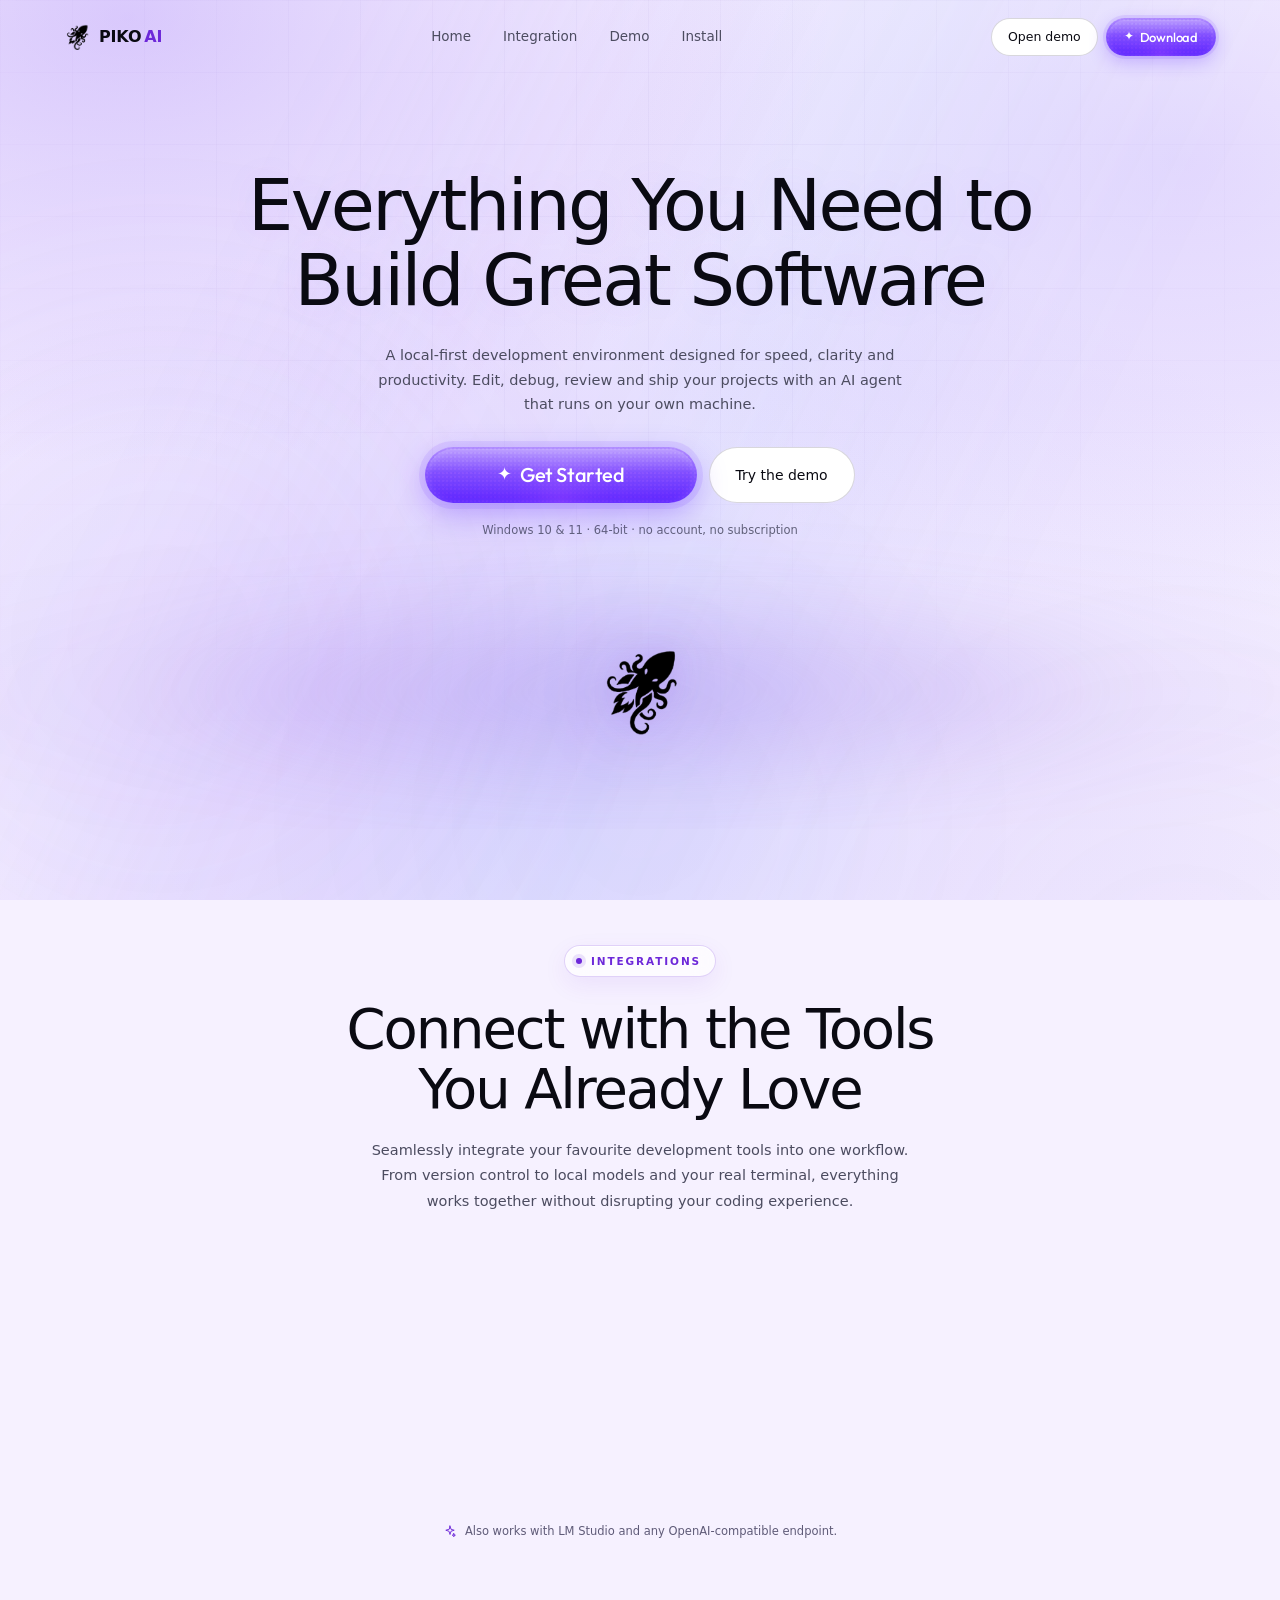
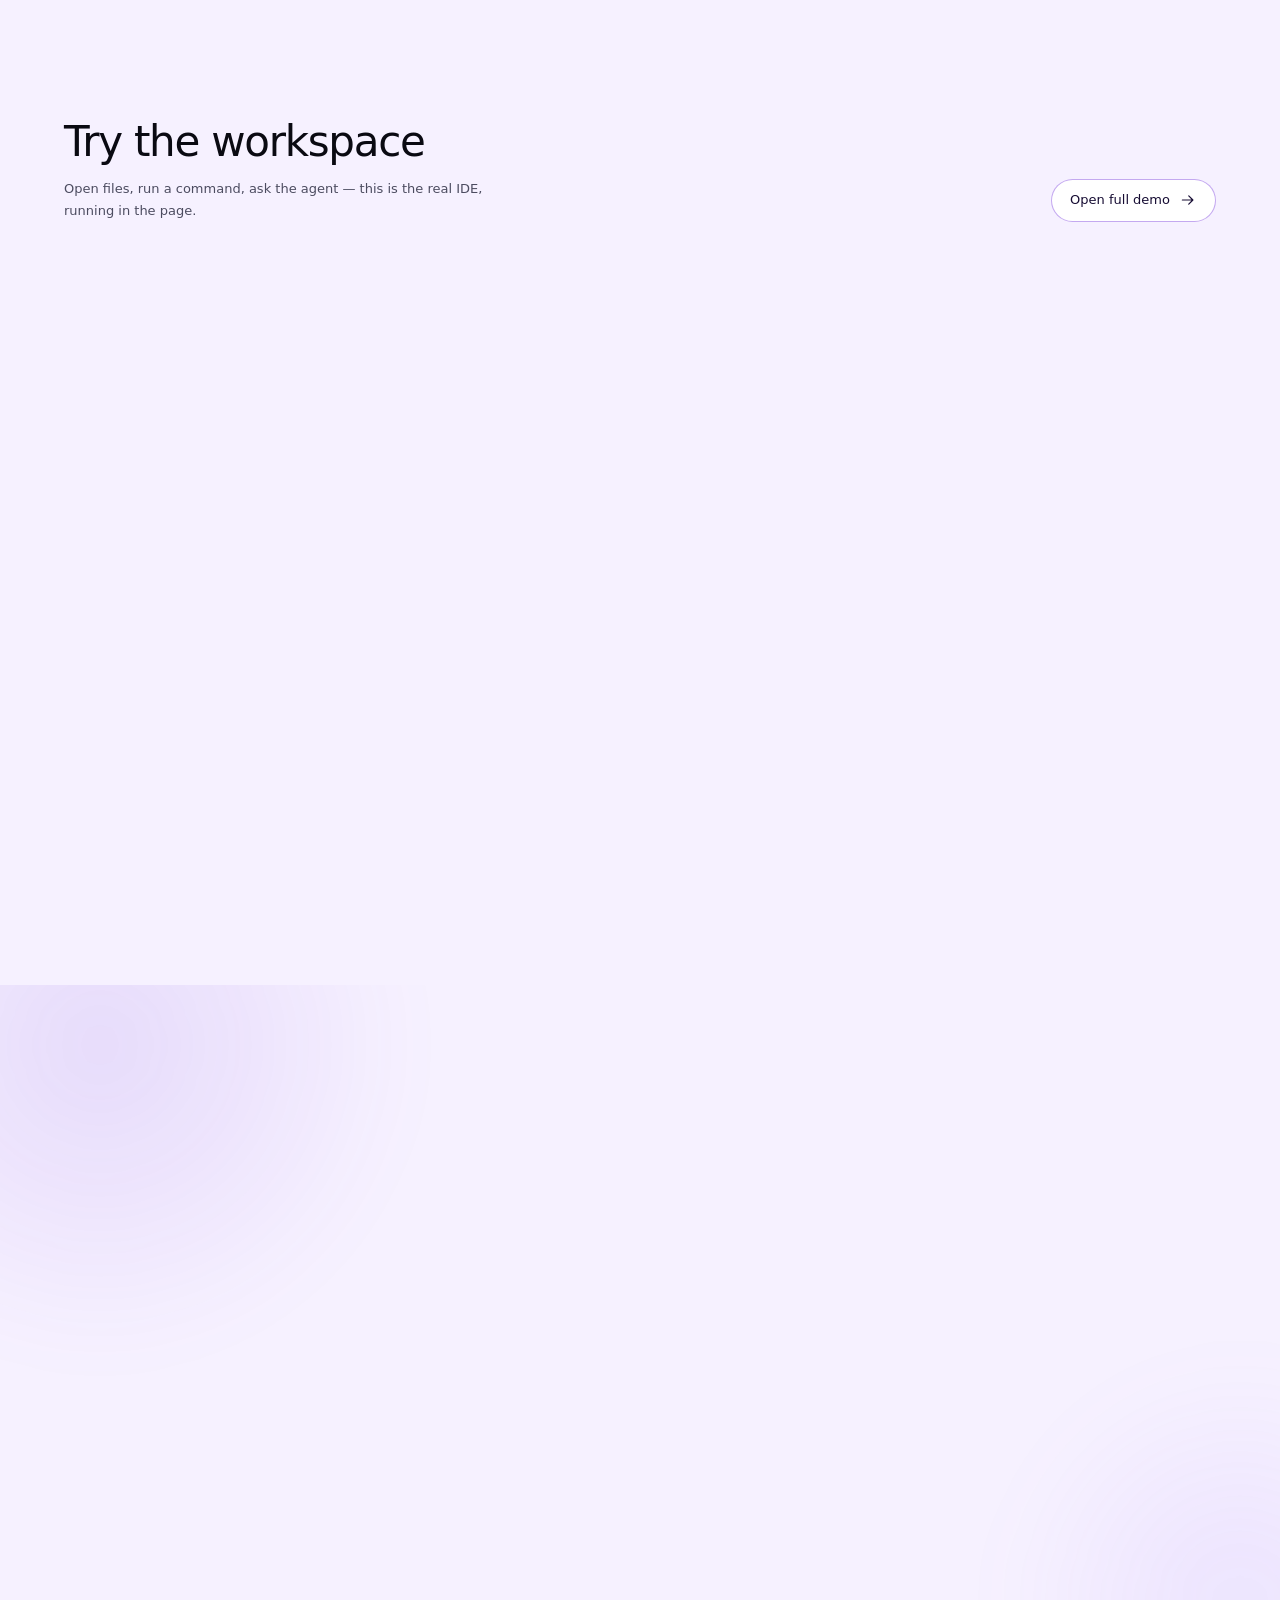
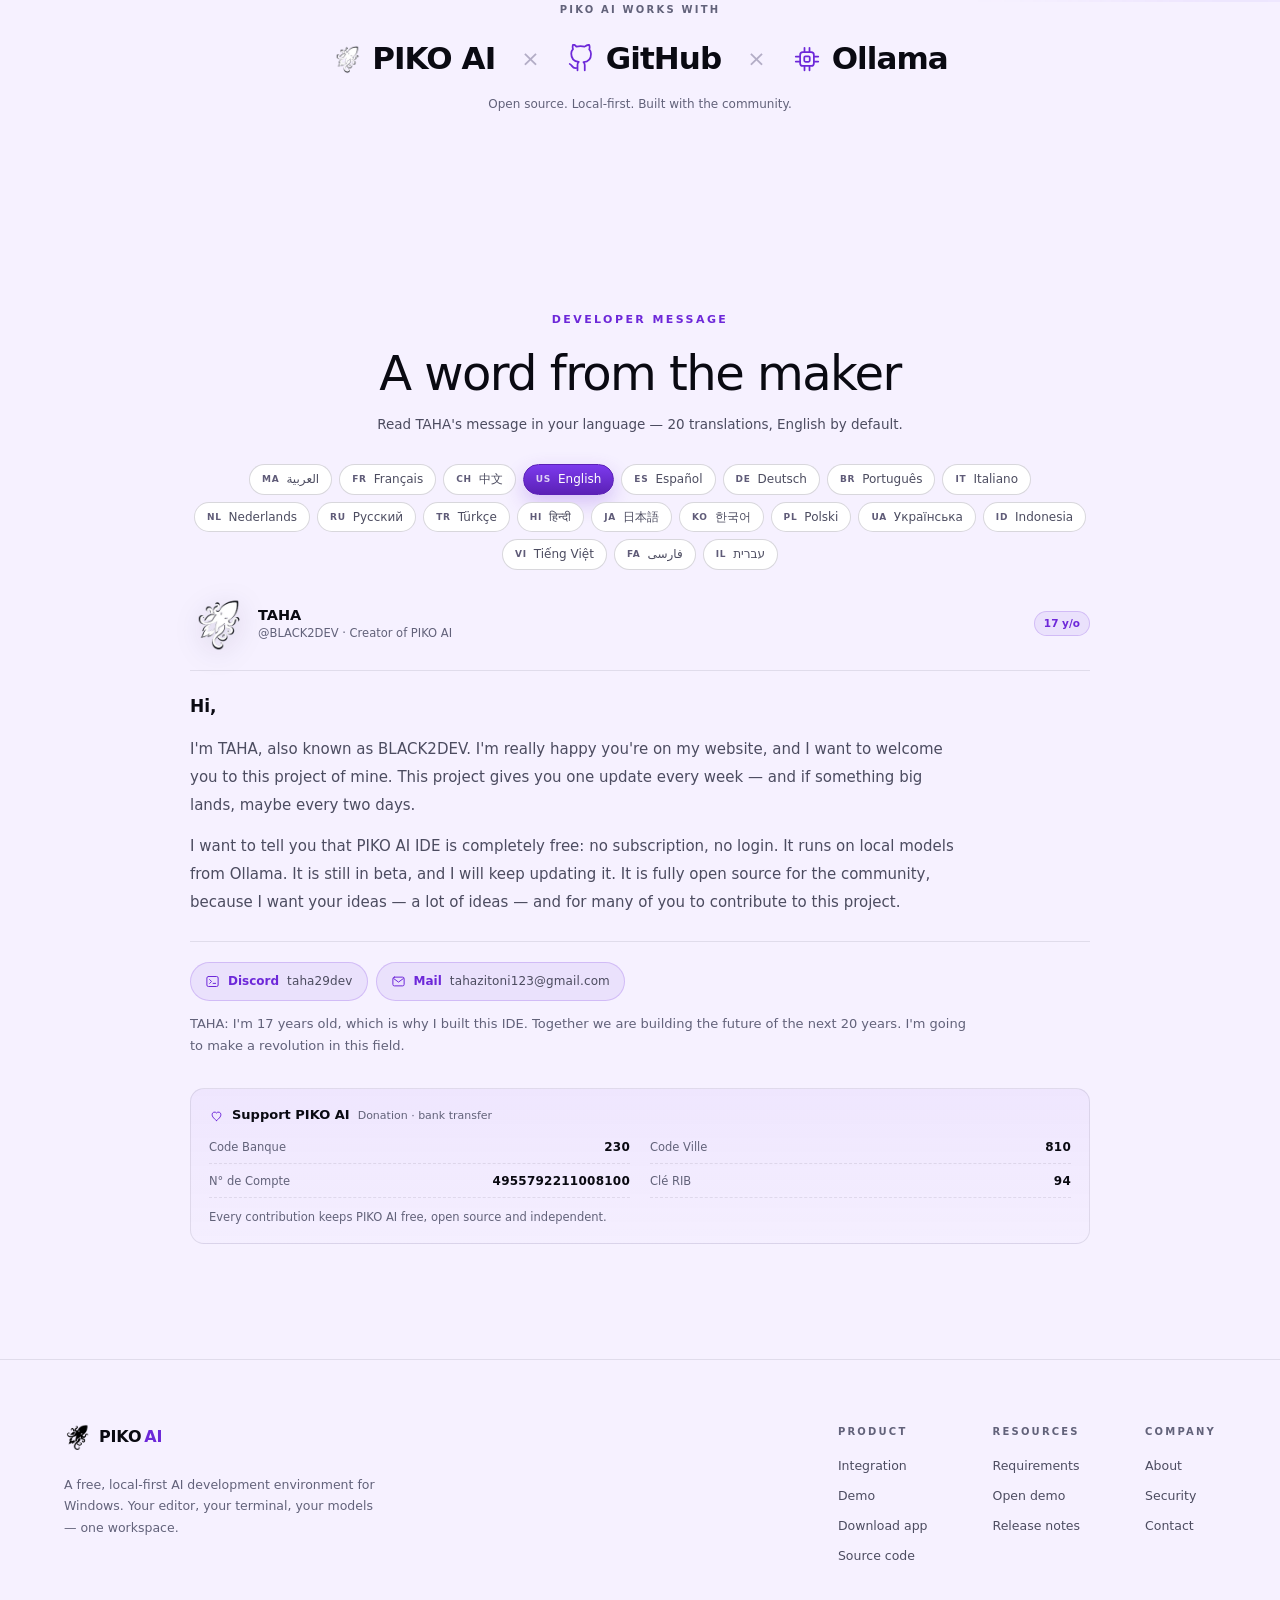
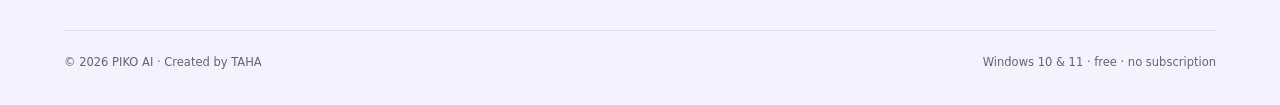
<file: index.html>
<!doctype html>
<html lang="en">
  <head>
    <meta charset="utf-8" />
    <meta name="viewport" content="width=device-width, initial-scale=1" />
    <title>PIKO AI — Free AI IDE for Windows with Local AI (Ollama)</title>
    <meta
      name="description"
      content="PIKO AI is a free, local-first AI IDE for Windows 10 and 11: autonomous coding agent, project memory, real terminal and local models through Ollama. No account, no subscription, no telemetry."
    />
    <meta
      name="keywords"
      content="PIKO AI, free AI IDE, AI IDE for Windows, local AI IDE, Ollama IDE, open source AI IDE, coding agent, AI code editor, BLACK2DEV"
    />
    <meta name="author" content="TAHA (BLACK2DEV)" />
    <meta name="robots" content="index, follow, max-image-preview:large, max-snippet:-1" />
    <link rel="canonical" href="https://piko-lab.github.io/web-site/" />
    <meta property="og:site_name" content="PIKO AI" />
    <meta property="og:url" content="https://piko-lab.github.io/web-site/" />
    <meta property="og:title" content="PIKO AI — Free AI IDE for Windows with Local AI" />
    <meta
      property="og:description"
      content="A free, local-first AI development environment for Windows 10 and 11. Coding agent, project memory, terminal and local models in one workspace."
    />
    <meta property="og:type" content="website" />
    <meta property="og:image" content="https://piko-lab.github.io/web-site/assets/ide.png" />
    <meta property="og:image:width" content="1514" />
    <meta property="og:image:height" content="962" />
    <meta
      property="og:image:alt"
      content="The PIKO AI desktop app with the file explorer, code editor and AI agent panel side by side."
    />
    <meta name="twitter:card" content="summary_large_image" />
    <meta name="twitter:title" content="PIKO AI — Free AI IDE for Windows with Local AI" />
    <meta
      name="twitter:description"
      content="Free, local-first AI IDE for Windows 10 and 11. Coding agent, project memory, terminal and local models."
    />
    <meta name="twitter:image" content="https://piko-lab.github.io/web-site/assets/ide.png" />
    <meta name="theme-color" content="#f6f1ff" />
    <link rel="manifest" href="manifest.webmanifest" />
    <link rel="icon" href="assets/favicon.ico" sizes="any" />
    <link rel="icon" type="image/png" sizes="32x32" href="assets/favicon-32.png" />
    <link rel="apple-touch-icon" href="assets/apple-touch-icon.png" />
    <script type="application/ld+json">
      {
        "@context": "https://schema.org",
        "@type": "SoftwareApplication",
        "name": "PIKO AI",
        "alternateName": "PIKO AI IDE",
        "applicationCategory": "DeveloperApplication",
        "applicationSubCategory": "AI code editor",
        "operatingSystem": "Windows 10, Windows 11",
        "softwareVersion": "1.5.3",
        "description": "Free, local-first AI development environment for Windows 10 and 11 with an autonomous coding agent, project memory, a real terminal and local models through Ollama.",
        "url": "https://piko-lab.github.io/web-site/",
        "downloadUrl": "https://github.com/Piko-lab/PIKO-AI-A-APP-DOWNLOAD/releases/latest",
        "installUrl": "https://github.com/Piko-lab/PIKO-AI-A-APP-DOWNLOAD/releases/latest",
        "screenshot": "https://piko-lab.github.io/web-site/assets/ide.png",
        "image": "https://piko-lab.github.io/web-site/assets/ide.png",
        "license": "https://opensource.org/licenses/MIT",
        "isAccessibleForFree": true,
        "offers": { "@type": "Offer", "price": "0", "priceCurrency": "USD" },
        "author": {
          "@type": "Person",
          "name": "TAHA",
          "alternateName": "BLACK2DEV",
          "url": "https://github.com/Piko-lab"
        },
        "publisher": { "@type": "Organization", "name": "PIKO AI" },
        "sameAs": [
          "https://github.com/Piko-lab/Introducing-PIKO-AI-A-Free-AI-Powered-IDE-with-Local-AI-Support",
          "https://github.com/Piko-lab/PIKO-AI-A-APP-DOWNLOAD",
          "https://github.com/Piko-lab/web-site"
        ]
      }
    </script>
    <link rel="preconnect" href="https://fonts.googleapis.com" />
    <link rel="preconnect" href="https://fonts.gstatic.com" crossorigin />
    <link
      href="https://fonts.googleapis.com/css2?family=Outfit:wght@400;500;600&display=swap"
      rel="stylesheet"
    />
    <link rel="stylesheet" href="styles.css?v=11" />
    <link rel="stylesheet" href="download.css?v=4" />
    <link rel="stylesheet" href="cta.css?v=1" />
    <link rel="stylesheet" href="theme.css?v=8" />
  </head>
  <body>
    <svg class="sprite" aria-hidden="true" focusable="false">
      <defs>
        <symbol id="i-github" viewBox="0 0 24 24"><path d="M9 19c-4 1.5-4-2.5-6-3m12 5v-3.9a3.4 3.4 0 0 0-1-2.6c3-.3 6-1.5 6-6.6a5.2 5.2 0 0 0-1.4-3.6 4.8 4.8 0 0 0-.1-3.6s-1.1-.3-3.6 1.4a12.4 12.4 0 0 0-6.6 0C6.8.2 5.7.5 5.7.5a4.8 4.8 0 0 0-.1 3.6A5.2 5.2 0 0 0 4.2 7.7c0 5.1 3 6.3 6 6.6a3.4 3.4 0 0 0-1 2.6V21"/></symbol>
        <symbol id="i-terminal" viewBox="0 0 24 24"><rect x="3" y="4" width="18" height="16" rx="2.4"/><path d="m7.5 9 3 3-3 3M13 15h4"/></symbol>
<symbol id="i-mail" viewBox="0 0 24 24"><rect x="3" y="5" width="18" height="14" rx="2.4"/><path d="m4.2 7.2 7.8 5.8 7.8-5.8"/></symbol>
        <symbol id="i-heart" viewBox="0 0 24 24"><path d="M12 20s-7-4.35-7-9.3A3.94 3.94 0 0 1 12 8a3.94 3.94 0 0 1 7 2.7C19 15.65 12 20 12 20z"/></symbol>
        <symbol id="i-code" viewBox="0 0 24 24"><path d="m9 8-4.5 4L9 16M15 8l4.5 4L15 16"/></symbol>
        <symbol id="i-cpu" viewBox="0 0 24 24"><rect x="6.5" y="6.5" width="11" height="11" rx="2.2"/><rect x="9.8" y="9.8" width="4.4" height="4.4" rx="1"/><path d="M10 3v3M14 3v3M10 18v3M14 18v3M3 10h3M3 14h3M18 10h3M18 14h3"/></symbol>
        <symbol id="i-sparkles" viewBox="0 0 24 24"><path d="M12 3.5 13.7 9l5.5 1.7-5.5 1.7L12 18l-1.7-5.6L4.8 10.7 10.3 9z"/><path d="M18.5 16.5l.7 2 2 .7-2 .7-.7 2-.7-2-2-.7 2-.7z"/></symbol>
        <symbol id="i-windows" viewBox="0 0 24 24"><path d="M3 5.5 10.5 4.4v7.1H3zM12 4.1 21 3v8.5h-9zM3 12.5h7.5v7.1L3 18.5zM12 12.5h9V21l-9-1.1z"/></symbol>
        <symbol id="i-download" viewBox="0 0 24 24"><path d="M12 3.5v11M7.5 10.5 12 15l4.5-4.5M4.5 19.5h15"/></symbol>
        <symbol id="i-arrow" viewBox="0 0 24 24"><path d="M4.5 12h14M13 6.5l5.5 5.5L13 17.5"/></symbol>
        <symbol id="i-shield" viewBox="0 0 24 24"><path d="M12 3 5 5.7v5.8c0 4.3 2.9 7.6 7 9.5 4.1-1.9 7-5.2 7-9.5V5.7z"/><path d="m9 12 2.2 2.2L16 9.4"/></symbol>
        <symbol id="i-figma" viewBox="0 0 24 24"><path d="M9 3h3v6H9a3 3 0 1 1 0-6zM12 3h3a3 3 0 1 1 0 6h-3zM9 9h3v6H9a3 3 0 1 1 0-6zM9 15h3v3a3 3 0 1 1-3-3z"/><circle cx="15" cy="12" r="3"/></symbol>
        <symbol id="i-database" viewBox="0 0 24 24"><ellipse cx="12" cy="6" rx="8" ry="3"/><path d="M4 6v12c0 1.7 3.6 3 8 3s8-1.3 8-3V6"/><path d="M4 12c0 1.7 3.6 3 8 3s8-1.3 8-3"/></symbol>
      </defs>
    </svg>

    <div class="ambient" aria-hidden="true">
      <span class="orb orb-a"></span>
      <span class="orb orb-b"></span>
      <span class="orb orb-c"></span>
      <span class="grid"></span>
    </div>

    <!-- ------------------------------------------------------------- nav -->
    <header class="nav" id="nav">
      <div class="wrap nav-inner">
        <a class="brand" href="#top">
          <img class="brand-mark" src="assets/logo.png" alt="" />
          <span class="brand-name">PIKO<span>AI</span></span>
        </a>

        <nav class="nav-links" id="navLinks" aria-label="Main">
          <a href="#top">Home</a>
          <a href="#integration">Integration</a>
          <a href="#demo">Demo</a>
          <a href="#install">Install</a>
        </nav>

        <div class="nav-cta">
          <a class="btn btn-ghost btn-sm" href="demo.html" target="_blank" rel="noopener">Open demo</a>
          <a class="pb-ai-button pb-ai-button--nav" href="#download">
            <span class="pb-ai-sparkle" aria-hidden="true">✦</span>
            <span>Download</span>
          </a>
        </div>

        <button class="nav-toggle" id="navToggle" aria-expanded="false" aria-controls="navLinks" aria-label="Menu">
          <span></span><span></span><span></span>
        </button>
      </div>
    </header>

    <main id="top">
      <!-- ------------------------------------------------------- hero -->
      <section class="hero">
        <div class="wrap hero-copy">
          <h1>Everything You Need to <br />Build Great Software</h1>
          <p class="lead">
            A local-first development environment designed for speed, clarity and productivity. Edit, debug,
            review and ship your projects with an AI agent that runs on your own machine.
          </p>
          <div class="hero-actions">
            <a class="pb-ai-button" href="#download">
              <span class="pb-ai-sparkle" aria-hidden="true">✦</span>
              <span>Get Started</span>
            </a>
            <a class="btn btn-ghost" href="#demo">Try the demo</a>
          </div>
          <span class="hero-note">Windows 10 &amp; 11 · 64-bit · no account, no subscription</span>
        </div>

        <div class="beam" aria-hidden="true">
          <span class="beam-aurora"></span>
          <span class="hero-app"><img src="assets/logo.png" alt="" /></span>
        </div>
      </section>

      <!-- ------------------------------------------------- integration -->
      <section class="integration" id="integration">
        <div class="wrap integration-inner">
          <header class="integration-head">
            <span class="integration-eyebrow">
              <span class="pulse-dot"></span>
              Integrations
            </span>
            <h2>Connect with the Tools <br />You Already Love</h2>
            <p>
              Seamlessly integrate your favourite development tools into one workflow. From version control to
              local models and your real terminal, everything works together without disrupting your coding
              experience.
            </p>
          </header>

          <div class="int-cards">
            <article class="int-card">
              <header>
                <span class="int-icon int-icon-github"><svg class="i"><use href="#i-github" /></svg></span>
                <span class="int-name">GitHub</span>
                <span class="int-pill">Source control</span>
              </header>
              <h3>Built for GitHub</h3>
              <p>
                Stage, review and commit without leaving the editor. Diffs, branches and history stay one
                shortcut away, and every change is traceable.
              </p>
            </article>

            <article class="int-card featured">
              <header>
                <span class="int-icon int-icon-ollama"><svg class="i"><use href="#i-cpu" /></svg></span>
                <span class="int-name">Ollama</span>
                <span class="int-pill int-pill-blue">Local models</span>
              </header>
              <h3>Your Models, Locally</h3>
              <p>
                Point PIKO AI at Ollama, LM Studio or any OpenAI-compatible endpoint. Local models answer
                instantly, and your prompts never leave the machine.
              </p>
            </article>

            <article class="int-card">
              <header>
                <span class="int-icon int-icon-powershell"><svg class="i"><use href="#i-terminal" /></svg></span>
                <span class="int-name">PowerShell</span>
                <span class="int-pill int-pill-violet">Built in</span>
              </header>
              <h3>Ship with Confidence</h3>
              <p>
                A real PowerShell session, build scripts and problem reporting live in the same window — the
                agent can run them with your approval, never behind your back.
              </p>
            </article>
          </div>

          <p class="int-note">
            <svg class="i" aria-hidden="true"><use href="#i-sparkles" /></svg>
            Also works with LM Studio and any OpenAI-compatible endpoint.
          </p>
        </div>
      </section>

      <!-- -------------------------------------------------------- demo -->
      <section class="demo" id="demo">
        <div class="wrap">
          <div class="demo-head">
            <div>
              <h2>Try the workspace</h2>
              <p>Open files, run a command, ask the agent — this is the real IDE, running in the page.</p>
            </div>
            <a class="btn btn-pill" href="demo.html" target="_blank" rel="noopener">
              Open full demo
              <svg class="i"><use href="#i-arrow" /></svg>
            </a>
          </div>

          <div class="demo-frame">
            <div class="demo-glow" aria-hidden="true"></div>
            <iframe src="demo.html" title="PIKO AI IDE demo" loading="lazy"></iframe>
          </div>
        </div>
      </section>

      <!-- -------------------------------------------------- downloads -->
      <section class="dl" id="install">
        <div class="dl-grid" aria-hidden="true"></div>

        <div class="wrap dl-inner download-inner">
          <div class="dl-stage">
            <img
              class="dl-shot"
              src="assets/ide.png"
              width="1514"
              height="962"
              alt="The PIKO AI desktop app: file explorer, code editor and the PIKO AI agent panel side by side."
            />
          </div>

          <div class="dl-copy">
            <span class="dl-mark"><img src="assets/icon.png" alt="PIKO AI" /></span>
            <h2>PIKO AI for desktop</h2>
            <p>
              PIKO AI is now available for desktop. Work in the background, edit local files, and handle
              long, complex tasks with ease. New features and improvements are shipped regularly.
            </p>

            <div class="dl-actions" id="download">
              <div class="dl-buttons">
                <a class="pb-ai-button pb-ai-button--download" data-installer href="https://github.com/Piko-lab/PIKO-AI-A-APP-DOWNLOAD" target="_blank" rel="noopener">
                  <span class="pb-ai-sparkle" aria-hidden="true">✦</span>
                  <span>Download app</span>
                </a>
                <a class="dl-src" data-github href="https://github.com/Piko-lab/Introducing-PIKO-AI-A-Free-AI-Powered-IDE-with-Local-AI-Support" target="_blank" rel="noopener">
                  <svg class="i" aria-hidden="true"><use href="#i-github" /></svg>
                  Source code
                </a>
              </div>
              <span class="dl-meta">Windows 10 or later · 64-bit · <span data-installer-size>175 MB</span></span>
            </div>

            <a class="dl-alt" data-portable href="https://github.com/Piko-lab/PIKO-AI-A-APP-DOWNLOAD/releases/latest/download/PIKO-AI-Portable-1.5.3-x64.exe" target="_blank" rel="noopener">
              Also available as a portable build (<span data-portable-size>150 MB</span>)
            </a>
          </div>
        </div>
      </section>

      <!-- --------------------------------------------- piko x stack -->
      <section class="stack" aria-label="PIKO AI, GitHub and Ollama">
        <div class="wrap stack-inner">
          <span class="stack-label">PIKO AI works with</span>
          <div class="stack-row">
            <a class="stack-item" href="#top">
              <img src="assets/icon.png" alt="" />
              <span>PIKO AI</span>
            </a>
            <span class="stack-x" aria-hidden="true">×</span>
            <a class="stack-item" data-github href="https://github.com/Piko-lab/Introducing-PIKO-AI-A-Free-AI-Powered-IDE-with-Local-AI-Support" target="_blank" rel="noopener">
              <svg class="i" aria-hidden="true"><use href="#i-github" /></svg>
              <span>GitHub</span>
            </a>
            <span class="stack-x" aria-hidden="true">×</span>
            <a class="stack-item" data-ollama href="https://ollama.com" target="_blank" rel="noopener">
              <svg class="i" aria-hidden="true"><use href="#i-cpu" /></svg>
              <span>Ollama</span>
            </a>
          </div>
          <p class="stack-note">Open source. Local-first. Built with the community.</p>
        </div>
      </section>

      <!-- ------------------------------------------ developer message -->
      <section class="dev" id="developer">
        <div class="wrap dev-inner">
          <div class="dev-head">
            <span class="eyebrow">Developer message</span>
            <h2>A word from the maker</h2>
            <p>Read TAHA's message in your language — 20 translations, English by default.</p>
          </div>

          <div class="langs" id="devLangs" role="group" aria-label="Choose a language for the developer message">
            <button type="button" class="lang-chip" data-lang="ma" aria-pressed="false"><span class="lang-code">MA</span> العربية</button>
            <button type="button" class="lang-chip" data-lang="fr" aria-pressed="false"><span class="lang-code">FR</span> Français</button>
            <button type="button" class="lang-chip" data-lang="zh" aria-pressed="false"><span class="lang-code">CH</span> 中文</button>
            <button type="button" class="lang-chip" data-lang="en" aria-pressed="true"><span class="lang-code">US</span> English</button>
            <button type="button" class="lang-chip" data-lang="es" aria-pressed="false"><span class="lang-code">ES</span> Español</button>
            <button type="button" class="lang-chip" data-lang="de" aria-pressed="false"><span class="lang-code">DE</span> Deutsch</button>
            <button type="button" class="lang-chip" data-lang="pt" aria-pressed="false"><span class="lang-code">BR</span> Português</button>
            <button type="button" class="lang-chip" data-lang="it" aria-pressed="false"><span class="lang-code">IT</span> Italiano</button>
            <button type="button" class="lang-chip" data-lang="nl" aria-pressed="false"><span class="lang-code">NL</span> Nederlands</button>
            <button type="button" class="lang-chip" data-lang="ru" aria-pressed="false"><span class="lang-code">RU</span> Русский</button>
            <button type="button" class="lang-chip" data-lang="tr" aria-pressed="false"><span class="lang-code">TR</span> Türkçe</button>
            <button type="button" class="lang-chip" data-lang="hi" aria-pressed="false"><span class="lang-code">HI</span> हिन्दी</button>
            <button type="button" class="lang-chip" data-lang="ja" aria-pressed="false"><span class="lang-code">JA</span> 日本語</button>
            <button type="button" class="lang-chip" data-lang="ko" aria-pressed="false"><span class="lang-code">KO</span> 한국어</button>
            <button type="button" class="lang-chip" data-lang="pl" aria-pressed="false"><span class="lang-code">PL</span> Polski</button>
            <button type="button" class="lang-chip" data-lang="uk" aria-pressed="false"><span class="lang-code">UA</span> Українська</button>
            <button type="button" class="lang-chip" data-lang="id" aria-pressed="false"><span class="lang-code">ID</span> Indonesia</button>
            <button type="button" class="lang-chip" data-lang="vi" aria-pressed="false"><span class="lang-code">VI</span> Tiếng Việt</button>
            <button type="button" class="lang-chip" data-lang="fa" aria-pressed="false"><span class="lang-code">FA</span> فارسی</button>
            <button type="button" class="lang-chip" data-lang="he" aria-pressed="false"><span class="lang-code">IL</span> עברית</button>
          </div>

          <article class="dev-card" id="devCard" lang="en" dir="ltr" aria-live="polite">
            <header class="dev-who">
              <span class="dev-avatar" aria-hidden="true"><img src="assets/icon.png" alt="" /></span>
              <div class="dev-id">
                <strong>TAHA</strong>
                <span>@BLACK2DEV · Creator of PIKO AI</span>
              </div>
              <span class="dev-age">17 y/o</span>
            </header>

            <div class="dev-msg" id="devMsg">
              <p class="dev-greet">Hi,</p>
              <p>
                I'm TAHA, also known as BLACK2DEV. I'm really happy you're on my website, and I want to
                welcome you to this project of mine. This project gives you one update every week — and
                if something big lands, maybe every two days.
              </p>
              <p>
                I want to tell you that PIKO AI IDE is completely free: no subscription, no login. It
                runs on local models from Ollama. It is still in beta, and I will keep updating it. It
                is fully open source for the community, because I want your ideas — a lot of ideas — and
                for many of you to contribute to this project.
              </p>
            </div>

            <footer class="dev-foot">
              <div class="dev-links">
                <a class="dev-discord" data-discord href="https://discord.com/users/1569794818396397741" aria-label="Discord: taha29dev" target="_blank" rel="noopener">
                  <svg class="i" aria-hidden="true"><use href="#i-terminal" /></svg>
                  Discord <span data-discord-handle>taha29dev</span>
                </a>
                <a class="dev-mail" data-mail href="mailto:tahazitoni123@gmail.com" aria-label="Email: tahazitoni123@gmail.com">
                  <svg class="i" aria-hidden="true"><use href="#i-mail" /></svg>
                  Mail <span>tahazitoni123@gmail.com</span>
                </a>
              </div>
              <p class="dev-sign" id="devSign">
                TAHA: I'm 17 years old, which is why I built this IDE. Together we are building the
                future of the next 20 years. I'm going to make a revolution in this field.
              </p>

              <div class="dev-donate">
                <div class="dev-donate-head">
                  <svg class="i" aria-hidden="true"><use href="#i-heart" /></svg>
                  <strong>Support PIKO AI</strong>
                  <span>Donation · bank transfer</span>
                </div>
                <dl class="dev-bank">
                  <div><dt>Code Banque</dt><dd>230</dd></div>
                  <div><dt>Code Ville</dt><dd>810</dd></div>
                  <div><dt>N° de Compte</dt><dd>4955792211008100</dd></div>
                  <div><dt>Clé RIB</dt><dd>94</dd></div>
                </dl>
                <p class="dev-donate-note">
                  Every contribution keeps PIKO AI free, open source and independent.
                </p>
              </div>
            </footer>
          </article>
        </div>
      </section>
    </main>

    <!-- ------------------------------------------------------- footer -->
    <footer class="footer">
      <div class="wrap">
        <div class="footer-top">
          <div class="footer-brand">
            <a class="brand" href="#top">
              <img class="brand-mark" src="assets/logo.png" alt="" />
              <span class="brand-name">PIKO<span>AI</span></span>
            </a>
            <p>
              A free, local-first AI development environment for Windows. Your editor, your terminal, your
              models — one workspace.
            </p>
          </div>

          <div class="footer-cols">
            <div class="fcol">
              <h3>Product</h3>
              <a href="#integration">Integration</a>
              <a href="#demo">Demo</a>
              <a href="#download">Download app</a>
              <a data-github href="https://github.com/Piko-lab/Introducing-PIKO-AI-A-Free-AI-Powered-IDE-with-Local-AI-Support" target="_blank" rel="noopener">Source code</a>
            </div>
            <div class="fcol">
              <h3>Resources</h3>
              <a href="#install">Requirements</a>
              <a href="demo.html" target="_blank" rel="noopener">Open demo</a>
              <a href="#download">Release notes</a>
            </div>
            <div class="fcol">
              <h3>Company</h3>
              <a href="#top">About</a>
              <a href="#top">Security</a>
              <a data-mail href="mailto:tahazitoni123@gmail.com">Contact</a>
            </div>
          </div>
        </div>

        <div class="footer-bottom">
          <span>© <span id="year">2026</span> PIKO AI · Created by TAHA</span>
          <span class="footer-legal">Windows 10 &amp; 11 · free · no subscription</span>
        </div>
      </div>
    </footer>

    <script src="app.js?v=16"></script>
  </body>
</html>
</file>
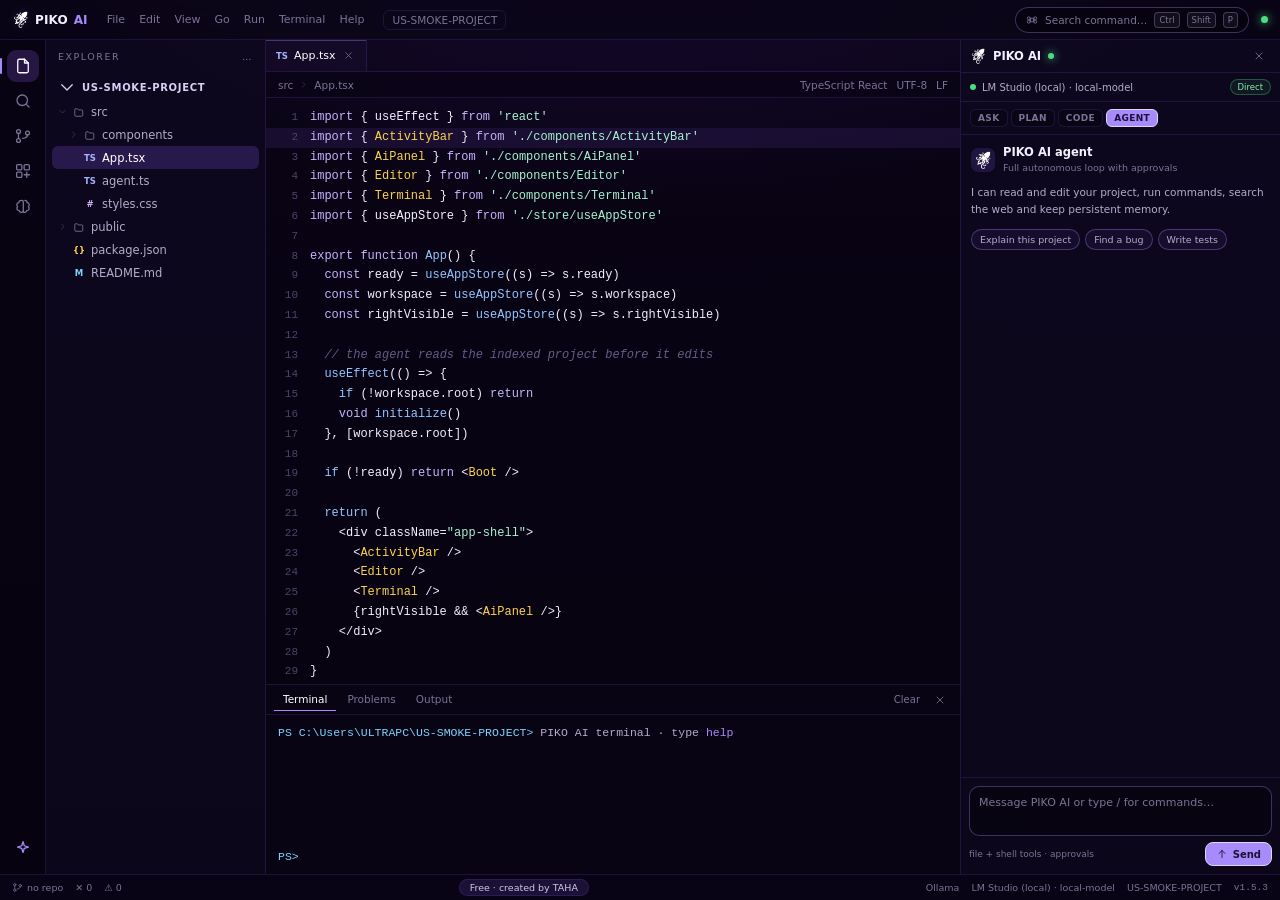
<file: demo.html>
<!doctype html>
<html lang="en">
  <head>
    <meta charset="utf-8" />
    <meta name="viewport" content="width=device-width, initial-scale=1" />
    <title>PIKO AI — IDE demo</title>
    <meta name="description" content="Interactive in-browser demo of the PIKO AI workspace: explorer, editor, terminal and the AI agent panel." />
    <meta name="robots" content="index, follow, max-image-preview:large" />
    <link rel="canonical" href="https://piko-lab.github.io/web-site/demo.html" />
    <meta property="og:title" content="PIKO AI — interactive IDE demo" />
    <meta property="og:description" content="Try the PIKO AI workspace in your browser: explorer, editor, terminal and the AI agent panel." />
    <meta property="og:url" content="https://piko-lab.github.io/web-site/demo.html" />
    <meta property="og:type" content="website" />
    <meta property="og:image" content="https://piko-lab.github.io/web-site/assets/ide.png" />
    <meta name="theme-color" content="#07020f" />
    <link rel="icon" href="assets/favicon.ico" sizes="any" />
    <link rel="stylesheet" href="demo.css?v=7" />
  </head>
  <body>
    <svg class="sprite" aria-hidden="true" focusable="false">
      <defs>
        <symbol id="d-files" viewBox="0 0 24 24"><path d="M14 3H7a2 2 0 0 0-2 2v14a2 2 0 0 0 2 2h10a2 2 0 0 0 2-2V8z"/><path d="M14 3v5h5"/></symbol>
        <symbol id="d-search" viewBox="0 0 24 24"><circle cx="11" cy="11" r="7"/><path d="m20 20-3.2-3.2"/></symbol>
        <symbol id="d-git" viewBox="0 0 24 24"><circle cx="6" cy="6" r="2.6"/><circle cx="6" cy="18" r="2.6"/><circle cx="18" cy="8" r="2.6"/><path d="M6 8.6v6.8M18 10.6c0 3.2-3 4.2-6.4 4.6"/></symbol>
        <symbol id="d-blocks" viewBox="0 0 24 24"><rect x="3.5" y="3.5" width="7" height="7" rx="1.6"/><rect x="13.5" y="3.5" width="7" height="7" rx="1.6"/><rect x="3.5" y="13.5" width="7" height="7" rx="1.6"/><path d="M13.5 17h7M17 13.5v7"/></symbol>
        <symbol id="d-brain" viewBox="0 0 24 24"><path d="M9.5 4.5a3 3 0 0 0-3 3 3 3 0 0 0-1.6 5.4A3 3 0 0 0 7 18.2a3 3 0 0 0 5.4 1.1V5.6a3 3 0 0 0-2.9-1.1z"/><path d="M14.5 4.5a3 3 0 0 1 3 3 3 3 0 0 1 1.6 5.4A3 3 0 0 1 17 18.2a3 3 0 0 1-5.4 1.1"/></symbol>
        <symbol id="d-sparkles" viewBox="0 0 24 24"><path d="M12 3.5 13.7 9l5.5 1.7-5.5 1.7L12 18l-1.7-5.6L4.8 10.7 10.3 9z"/></symbol>
        <symbol id="d-x" viewBox="0 0 24 24"><path d="M18 6 6 18M6 6l12 12"/></symbol>
        <symbol id="d-plus" viewBox="0 0 24 24"><path d="M12 5v14M5 12h14"/></symbol>
        <symbol id="d-chevron" viewBox="0 0 24 24"><path d="m9 5 7 7-7 7"/></symbol>
        <symbol id="d-chevron-down" viewBox="0 0 24 24"><path d="m5 9 7 7 7-7"/></symbol>
        <symbol id="d-terminal" viewBox="0 0 24 24"><rect x="3" y="4" width="18" height="16" rx="2.4"/><path d="m7.5 9 3 3-3 3M13 15h4"/></symbol>
        <symbol id="d-check" viewBox="0 0 24 24"><path d="m4.5 12.5 5 5 10-11"/></symbol>
        <symbol id="d-arrow-up" viewBox="0 0 24 24"><path d="M12 19V5M6 11l6-6 6 6"/></symbol>
        <symbol id="d-folder" viewBox="0 0 24 24"><path d="M3.5 7.5a2 2 0 0 1 2-2h3.2l2 2.4h6.8a2 2 0 0 1 2 2v8.6a2 2 0 0 1-2 2H5.5a2 2 0 0 1-2-2z"/></symbol>
        <symbol id="d-command" viewBox="0 0 24 24"><path d="M8.5 8.5v7M15.5 8.5v7M8.5 8.5h7M8.5 15.5h7"/><path d="M8.5 8.5a3 3 0 1 0-3 3h3zm7 0a3 3 0 1 1 3 3h-3zm-7 7a3 3 0 1 1-3-3h3zm7 0a3 3 0 1 0 3-3h-3z"/></symbol>
        <symbol id="d-code" viewBox="0 0 24 24"><path d="m9 8-4.5 4L9 16M15 8l4.5 4L15 16"/></symbol>
      </defs>
    </svg>

    <div class="ide" id="ide">
      <!-- title bar -->
      <header class="tb">
        <span class="tb-brand"><img src="assets/logo.png" alt="" /> PIKO<span>AI</span></span>
        <nav class="tb-menu">
          <button type="button" data-menu="File">File</button>
          <button type="button" data-menu="Edit">Edit</button>
          <button type="button" data-menu="View">View</button>
          <button type="button" data-menu="Go">Go</button>
          <button type="button" data-menu="Run">Run</button>
          <button type="button" data-menu="Terminal">Terminal</button>
          <button type="button" data-menu="Help">Help</button>
        </nav>
        <span class="tb-path">US-SMOKE-PROJECT</span>
        <button class="tb-search" type="button" id="palette-open">
          <svg class="i"><use href="#d-command" /></svg>
          <span class="tb-search-label">Search commands, files…</span>
          <kbd>Ctrl</kbd><kbd>Shift</kbd><kbd>P</kbd>
        </button>
        <span class="tb-dot" title="Model connected"></span>
      </header>

      <div class="body">
        <!-- activity bar -->
        <nav class="rail" aria-label="Activity bar">
          <button class="rail-btn active" type="button" data-view="explorer" title="Explorer"><svg class="i"><use href="#d-files" /></svg></button>
          <button class="rail-btn" type="button" data-view="search" title="Search"><svg class="i"><use href="#d-search" /></svg></button>
          <button class="rail-btn" type="button" data-view="git" title="Source Control"><svg class="i"><use href="#d-git" /></svg></button>
          <button class="rail-btn" type="button" data-view="extensions" title="Extensions"><svg class="i"><use href="#d-blocks" /></svg></button>
          <button class="rail-btn" type="button" data-view="memory" title="Memory"><svg class="i"><use href="#d-brain" /></svg></button>
          <span class="rail-fill"></span>
          <button class="rail-btn bright" type="button" id="toggle-ai" title="AI assistant"><svg class="i"><use href="#d-sparkles" /></svg></button>
        </nav>

        <!-- sidebar -->
        <aside class="side" id="side">
          <div class="side-head"><span id="side-title">EXPLORER</span><span class="side-tools">…</span></div>
          <div class="side-body" id="side-body"></div>
        </aside>

        <!-- center -->
        <main class="center">
          <div class="tabs" id="tabs"></div>
          <div class="editor" id="editor"></div>

          <section class="bottom" id="bottom">
            <div class="bottom-head">
              <button class="bottom-tab active" type="button">Terminal</button>
              <button class="bottom-tab" type="button">Problems</button>
              <button class="bottom-tab" type="button">Output</button>
              <span class="bottom-fill"></span>
              <button class="ghost" type="button" id="clear-term" title="Clear">Clear</button>
              <button class="ghost" type="button" id="hide-bottom" title="Hide"><svg class="i s12"><use href="#d-x" /></svg></button>
            </div>
            <div class="term" id="term">
              <div class="term-line"><b>PS C:\Users\ULTRAPC\US-SMOKE-PROJECT&gt;</b> PIKO AI terminal · type <i>help</i></div>
            </div>
            <div class="term-input-row">
              <b>PS&gt;</b>
              <input id="term-input" class="term-input" autocomplete="off" spellcheck="false" aria-label="Terminal input" />
            </div>
          </section>
        </main>

        <!-- AI panel -->
        <aside class="ai" id="ai">
          <div class="ai-head">
            <img src="assets/logo.png" alt="" />
            <b>PIKO AI</b>
            <i class="live"></i>
            <span class="fill"></span>
            <button class="ghost" type="button" id="hide-ai" title="Hide"><svg class="i s12"><use href="#d-x" /></svg></button>
          </div>

          <div class="ai-model">
            <span class="dot"></span> LM Studio (local) · local-model
            <span class="chip">Direct</span>
          </div>

          <div class="ai-modes" id="modes">
            <button type="button" data-mode="ask" title="Read-only answers">ASK</button>
            <button type="button" data-mode="plan" title="Read-only plans">PLAN</button>
            <button type="button" data-mode="code" title="Edits with approvals">CODE</button>
            <button class="on" type="button" data-mode="agent" title="Full autonomous loop">AGENT</button>
          </div>

          <div class="chat" id="chat">
            <div class="chat-intro" id="chat-intro">
              <div class="intro-head">
                <img src="assets/logo.png" alt="" />
                <div>
                  <b>PIKO AI agent</b>
                  <small id="intro-hint">Full autonomous loop with approvals</small>
                </div>
              </div>
              <p>I can read and edit your project, run commands, search the web and keep persistent memory.</p>
              <div class="chips">
                <button type="button" data-prompt="Explain the architecture of this project.">Explain this project</button>
                <button type="button" data-prompt="Find likely bugs in App.tsx.">Find a bug</button>
                <button type="button" data-prompt="Write tests for agent.ts and run them.">Write tests</button>
              </div>
            </div>
          </div>

          <div class="composer">
            <textarea id="prompt" rows="2" placeholder="Message PIKO AI or type / for commands…" aria-label="Message PIKO AI"></textarea>
            <div class="composer-foot">
              <span id="composer-hint">file + shell tools · approvals</span>
              <span class="fill"></span>
              <button class="send" type="button" id="send"><svg class="i s12"><use href="#d-arrow-up" /></svg> Send</button>
            </div>
          </div>
        </aside>
      </div>

      <!-- status bar -->
      <footer class="status">
        <span class="status-item"><svg class="i s11"><use href="#d-git" /></svg> no repo</span>
        <span class="status-item">✕ 0</span>
        <span class="status-item">⚠ 0</span>
        <span class="status-credit">Free · created by TAHA</span>
        <span class="status-item">Ollama</span>
        <span class="status-item">LM Studio (local) · local-model</span>
        <span class="status-item">US-SMOKE-PROJECT</span>
        <span class="status-item mono">v1.5.3</span>
      </footer>

      <div class="palette" id="palette" hidden>
        <div class="palette-box">
          <input id="palette-input" placeholder="Type a command or file name…" autocomplete="off" />
          <div class="palette-list" id="palette-list"></div>
        </div>
      </div>
    </div>

    <script src="demo.js?v=7"></script>
  </body>
</html>
</file>
<file: styles.css>
/* ============================================================
   PIKO AI — white product site
   White surfaces, black ink, violet brand accents.
   Free, local-first AI development environment for Windows.
   ============================================================ */

:root {
  --bg: #ffffff;
  --bg-soft: #faf9ff;
  --panel: #ffffff;
  --panel-2: #f5f2ff;
  --violet: #6d28d9;
  --violet-light: #8b5cf6;
  --violet-deep: #5b21b6;
  --violet-soft: rgba(109, 40, 217, 0.08);
  --violet-line: rgba(109, 40, 217, 0.2);
  --violet-line-strong: rgba(109, 40, 217, 0.4);
  --text: #0a0a12;
  --text-dim: #4c4c60;
  --text-faint: #62627a;
  --line: rgba(15, 12, 40, 0.09);
  --line-strong: rgba(15, 12, 40, 0.16);
  --green: #16a34a;
  --wrap: 1200px;
  --r-md: 16px;
  --r-lg: 22px;
  --r-pill: 999px;
  --font: "Inter", "Segoe UI Variable", "Segoe UI", system-ui, -apple-system, sans-serif;
  --ease: cubic-bezier(0.16, 1, 0.3, 1);
}

* { margin: 0; padding: 0; box-sizing: border-box; }

html { scroll-behavior: smooth; scroll-padding-top: 96px; }

body {
  background: var(--bg);
  color: var(--text);
  font-family: var(--font);
  font-size: 16px;
  line-height: 1.6;
  -webkit-font-smoothing: antialiased;
  overflow-x: hidden;
}

::selection { background: rgba(109, 40, 217, 0.2); color: #160c33; }

::-webkit-scrollbar { width: 10px; }
::-webkit-scrollbar-track { background: #f6f4fb; }
::-webkit-scrollbar-thumb { background: rgba(109, 40, 217, 0.28); border-radius: 99px; border: 2px solid #f6f4fb; }
::-webkit-scrollbar-thumb:hover { background: rgba(109, 40, 217, 0.45); }

img { max-width: 100%; display: block; }
a { color: inherit; text-decoration: none; }
ul { list-style: none; }

.sprite { position: absolute; width: 0; height: 0; overflow: hidden; }
.i {
  width: 18px;
  height: 18px;
  flex: none;
  stroke: currentColor;
  fill: none;
  stroke-width: 1.6;
  stroke-linecap: round;
  stroke-linejoin: round;
}

.wrap { width: min(var(--wrap), 90vw); margin: 0 auto; }

/* ---------------------------------------------------------- ambient */
.ambient {
  position: fixed;
  inset: 0;
  z-index: 0;
  pointer-events: none;
  overflow: hidden;
  background:
    radial-gradient(1100px 620px at 50% -12%, rgba(139, 92, 246, 0.1), transparent 70%),
    radial-gradient(900px 520px at 88% 18%, rgba(109, 40, 217, 0.06), transparent 72%),
    radial-gradient(800px 500px at 6% 42%, rgba(139, 92, 246, 0.05), transparent 74%),
    var(--bg);
}
.orb { position: absolute; border-radius: 50%; filter: blur(120px); opacity: 0.16; }
.orb-a { width: 640px; height: 640px; left: -160px; top: 320px; background: rgba(139, 92, 246, 0.28); }
.orb-b { width: 560px; height: 560px; right: -180px; top: 720px; background: rgba(109, 40, 217, 0.2); }
.grid {
  position: absolute;
  inset: 0;
  opacity: 0.5;
  background-image:
    linear-gradient(rgba(20, 16, 50, 0.045) 1px, transparent 1px),
    linear-gradient(90deg, rgba(20, 16, 50, 0.045) 1px, transparent 1px);
  background-size: 72px 72px;
  mask-image: radial-gradient(70% 50% at 50% 10%, #000 20%, transparent 80%);
  -webkit-mask-image: radial-gradient(70% 50% at 50% 10%, #000 20%, transparent 80%);
}

main, .footer, .nav { position: relative; z-index: 1; }

/* -------------------------------------------------------------- nav */
.nav {
  position: fixed;
  top: 0;
  left: 0;
  right: 0;
  z-index: 60;
  padding: 18px 0;
  transition: padding 0.3s var(--ease), background 0.3s, border-color 0.3s;
  border-bottom: 1px solid transparent;
}
/* transparent at the very top; the condensed state is styled below */
.nav,
.nav.scrolled {
  background: none;
  backdrop-filter: none;
  border-bottom-color: transparent;
}
/* the top bar stays fully transparent at the top of the page; once it
   condenses, a light glass plate keeps links readable over content */
.nav.scrolled {
  padding: 10px 0;
  background: rgba(255, 255, 255, 0.84);
  -webkit-backdrop-filter: blur(18px) saturate(1.1);
  backdrop-filter: blur(18px) saturate(1.1);
  border-bottom-color: var(--line);
}

.nav-inner { display: flex; align-items: center; gap: 26px; }

.brand { display: inline-flex; align-items: center; gap: 9px; }
/* logo.png is white line art: invert it for the light page */
.brand-mark {
  width: 26px;
  height: 26px;
  object-fit: contain;
  filter: invert(1) brightness(0.12);
}
.brand-name { display: inline-flex; gap: 3px; font-size: 16px; font-weight: 600; letter-spacing: -0.01em; color: var(--text); }
.brand-name span { color: var(--violet); }
.brand-version {
  font-size: 10px;
  color: var(--text-faint);
  border: 1px solid var(--violet-line);
  border-radius: var(--r-pill);
  padding: 2px 7px;
}

.nav-links { display: flex; align-items: center; gap: 4px; margin: 0 auto; }
.nav-links a { padding: 8px 14px; border-radius: var(--r-pill); font-size: 13.5px; color: var(--text-dim); transition: color 0.2s, background 0.2s; }
.nav-links a:hover { color: var(--text); background: var(--violet-soft); }

.nav-cta { display: flex; align-items: center; gap: 8px; }

.nav-toggle {
  display: none;
  width: 38px;
  height: 38px;
  border-radius: 10px;
  border: 1px solid var(--line-strong);
  background: #fff;
  cursor: pointer;
  padding: 0;
}
.nav-toggle span { display: block; width: 16px; height: 1.5px; background: var(--text); margin: 2.5px auto; transition: transform 0.25s, opacity 0.25s; }
.nav-toggle[aria-expanded="true"] span:nth-child(1) { transform: translateY(4px) rotate(45deg); }
.nav-toggle[aria-expanded="true"] span:nth-child(2) { opacity: 0; }
.nav-toggle[aria-expanded="true"] span:nth-child(3) { transform: translateY(-4px) rotate(-45deg); }

/* ----------------------------------------------------------- buttons */
.btn {
  display: inline-flex;
  align-items: center;
  justify-content: center;
  gap: 9px;
  padding: 12px 22px;
  border-radius: var(--r-pill);
  border: 1px solid var(--violet-line-strong);
  background: var(--violet-soft);
  color: var(--text);
  font-size: 14px;
  font-weight: 500;
  cursor: pointer;
  transition: transform 0.25s var(--ease), box-shadow 0.3s, background 0.3s, border-color 0.3s;
  white-space: nowrap;
}
.btn:hover { transform: translateY(-1px); border-color: rgba(109, 40, 217, 0.55); background: rgba(109, 40, 217, 0.12); box-shadow: 0 10px 26px rgba(109, 40, 217, 0.14); }
.btn:active { transform: translateY(0); }

.btn-sm { padding: 8px 16px; font-size: 12.5px; }
.btn-sm .i { width: 14px; height: 14px; }
.btn-ghost { background: #fff; border-color: var(--line-strong); }
.btn-pill { background: #fff; color: #160c33; }

.btn-violet {
  background: linear-gradient(180deg, #8b5cf6, #6d28d9);
  border-color: rgba(91, 33, 182, 0.65);
  color: #fff;
  font-weight: 600;
  box-shadow: 0 0 0 1px rgba(109, 40, 217, 0.18), 0 10px 26px rgba(109, 40, 217, 0.24);
}
.btn-violet:hover { background: linear-gradient(180deg, #9d74f8, #7c3aed); box-shadow: 0 0 0 1px rgba(109, 40, 217, 0.28), 0 12px 30px rgba(109, 40, 217, 0.3); }

/* download buttons: a calm static halo, no pulsing or sheen */
.btn-neon {
  position: relative;
  box-shadow: 0 0 0 1px rgba(109, 40, 217, 0.14), 0 8px 22px rgba(109, 40, 217, 0.16);
}
.btn-neon:hover { box-shadow: 0 0 0 1px rgba(109, 40, 217, 0.22), 0 10px 26px rgba(109, 40, 217, 0.22); }

.btn-lg { padding: 14px 26px; font-size: 14.5px; }
.btn-lg span { display: flex; flex-direction: column; align-items: flex-start; line-height: 1.25; }
.btn-lg small { font-size: 11px; font-weight: 400; opacity: 0.78; white-space: nowrap; }

/* -------------------------------------------------------------- hero */
.hero { padding: 168px 0 0; overflow: hidden; }

.hero-copy { text-align: center; max-width: 900px; }

.hero h1 {
  font-size: clamp(40px, 5.6vw, 76px);
  font-weight: 500;
  line-height: 1.04;
  letter-spacing: -0.035em;
  color: var(--text);
  text-shadow: 0 0 36px rgba(139, 92, 246, 0.08);
}

.hero .lead { margin: 26px auto 0; max-width: 58ch; font-size: 14.5px; line-height: 1.7; color: var(--text-dim); }

.hero-actions { display: flex; justify-content: center; gap: 12px; margin-top: 30px; flex-wrap: wrap; }

.hero-note { display: block; margin-top: 18px; font-size: 11.5px; color: var(--text-faint); }

/* floating tool icons around the app mark, no backdrop */
.beam { position: relative; height: clamp(190px, 20vw, 260px); margin-top: 34px; }

/* moving aurora beam behind the app mark */
.beam-aurora {
  position: absolute;
  left: -8%;
  right: -8%;
  top: 46%;
  height: clamp(190px, 22vw, 300px);
  transform: translateY(-50%);
  background:
    radial-gradient(ellipse 20% 18% at 50% 50%, rgba(139, 92, 246, 0.18) 0%, rgba(139, 92, 246, 0.1) 44%, rgba(255, 255, 255, 0) 78%),
    radial-gradient(ellipse 42% 40% at 50% 50%, rgba(196, 181, 253, 0.24) 0%, rgba(139, 92, 246, 0.1) 56%, transparent 82%),
    radial-gradient(ellipse 72% 58% at 50% 50%, rgba(109, 40, 217, 0.08), transparent 82%);
  filter: blur(40px) saturate(0.9);
  animation: aurora-drift 13s ease-in-out infinite alternate, aurora-breathe 7.5s ease-in-out infinite;
  will-change: transform, opacity;
}

@keyframes aurora-drift {
  0% { transform: translate(-3%, -50%) scale(1, 0.94); }
  50% { transform: translate(1%, -53%) scale(1.05, 1.02); }
  100% { transform: translate(3%, -48%) scale(1.02, 0.98); }
}

@keyframes aurora-breathe {
  0%, 100% { opacity: 0.55; }
  50% { opacity: 0.72; }
}


/* the mark floats free — no tile, no border, just light */
.hero-app {
  position: absolute;
  left: 50%;
  top: 46%;
  transform: translate(-50%, -50%);
  width: clamp(74px, 8vw, 100px);
  height: clamp(74px, 8vw, 100px);
  display: grid;
  place-items: center;
  z-index: 3;
  filter:
    drop-shadow(0 0 14px rgba(139, 92, 246, 0.18))
    drop-shadow(0 0 42px rgba(109, 40, 217, 0.16));
}
.hero-app img { width: 88%; height: 88%; object-fit: contain; filter: invert(1) brightness(0.12); }

/* ----------------------------------------------------------- section */
.section-copy { max-width: 620px; padding-top: 40px; }
.section-copy h2 {
  font-size: clamp(32px, 4vw, 52px);
  font-weight: 500;
  line-height: 1.08;
  letter-spacing: -0.032em;
  color: var(--text);
}
.section-copy p { margin-top: 20px; font-size: 14px; line-height: 1.75; color: var(--text-dim); max-width: 54ch; }

.eyebrow {
  display: inline-block;
  margin-bottom: 18px;
  font-size: 11px;
  font-weight: 600;
  letter-spacing: 0.22em;
  text-transform: uppercase;
  color: var(--violet);
}

/* ------------------------------------------------------- integration */
.integration {
  position: relative;
  isolation: isolate;
  overflow: hidden;
  padding: clamp(84px, 9vw, 132px) 0 clamp(72px, 8vw, 110px);
  background:
    linear-gradient(180deg, #ffffff 0%, rgba(255, 255, 255, 0) 18%),
    linear-gradient(0deg, #ffffff 0%, rgba(255, 255, 255, 0) 16%),
    radial-gradient(58% 72% at 8% 16%, rgba(147, 197, 253, 0.42), transparent 62%),
    radial-gradient(46% 62% at 92% 18%, rgba(196, 181, 253, 0.3), transparent 66%),
    radial-gradient(66% 70% at 50% 102%, rgba(191, 219, 254, 0.5), transparent 68%),
    linear-gradient(180deg, #ffffff 0%, #f6faff 16%, #eef5ff 54%, #fbfaff 100%);
}

/* faint technical grid over the soft mesh */
.integration::before {
  content: "";
  position: absolute;
  inset: 0;
  z-index: 0;
  pointer-events: none;
  background-image:
    linear-gradient(rgba(37, 99, 235, 0.055) 1px, transparent 1px),
    linear-gradient(90deg, rgba(37, 99, 235, 0.055) 1px, transparent 1px);
  background-size: 64px 64px;
  -webkit-mask-image: radial-gradient(78% 72% at 50% 38%, #000 10%, transparent 82%);
  mask-image: radial-gradient(78% 72% at 50% 38%, #000 10%, transparent 82%);
}

.integration-inner { position: relative; z-index: 1; }

.integration-head {
  max-width: 760px;
  margin: 0 auto;
  text-align: center;
}

.integration-eyebrow {
  display: inline-flex;
  align-items: center;
  gap: 9px;
  margin-bottom: 22px;
  padding: 7px 14px 7px 11px;
  border-radius: var(--r-pill);
  border: 1px solid rgba(37, 99, 235, 0.18);
  background: rgba(255, 255, 255, 0.72);
  backdrop-filter: blur(12px);
  -webkit-backdrop-filter: blur(12px);
  box-shadow: 0 8px 24px rgba(37, 99, 235, 0.08), inset 0 1px 0 #ffffff;
  font-size: 10.5px;
  font-weight: 600;
  letter-spacing: 0.18em;
  text-transform: uppercase;
  color: #2563eb;
}
.pulse-dot {
  width: 6px;
  height: 6px;
  border-radius: 50%;
  background: #3b82f6;
  box-shadow: 0 0 0 4px rgba(59, 130, 246, 0.12);
}

.integration-head h2 {
  font-size: clamp(34px, 4.4vw, 56px);
  font-weight: 500;
  line-height: 1.06;
  letter-spacing: -0.038em;
  color: var(--text);
  text-wrap: balance;
}
.integration-head p {
  margin: 20px auto 0;
  max-width: 60ch;
  font-size: 14.5px;
  line-height: 1.75;
  color: var(--text-dim);
}

.int-cards {
  display: grid;
  grid-template-columns: repeat(3, 1fr);
  gap: 18px;
  margin-top: 46px;
}

.int-card {
  position: relative;
  overflow: hidden;
  padding: 24px 24px 26px;
  border-radius: 22px;
  border: 1px solid rgba(30, 64, 175, 0.12);
  background: rgba(255, 255, 255, 0.78);
  backdrop-filter: blur(18px) saturate(1.12);
  -webkit-backdrop-filter: blur(18px) saturate(1.12);
  box-shadow:
    0 24px 60px rgba(30, 64, 175, 0.09),
    inset 0 1px 0 rgba(255, 255, 255, 0.92);
  transition: transform 0.35s var(--ease), border-color 0.35s, box-shadow 0.35s, background 0.35s;
}
.int-card::before {
  content: "";
  position: absolute;
  inset: 0;
  pointer-events: none;
  background: radial-gradient(80% 60% at 14% 0%, rgba(147, 197, 253, 0.2), transparent 62%);
  opacity: 0;
  transition: opacity 0.35s;
}
.int-card:hover {
  transform: translateY(-5px);
  border-color: rgba(37, 99, 235, 0.3);
  background: rgba(255, 255, 255, 0.9);
  box-shadow:
    0 30px 70px rgba(30, 64, 175, 0.13),
    0 0 0 1px rgba(37, 99, 235, 0.06),
    inset 0 1px 0 #ffffff;
}
.int-card:hover::before { opacity: 1; }
.int-card.featured {
  border-color: rgba(37, 99, 235, 0.24);
  background: linear-gradient(180deg, rgba(255, 255, 255, 0.94), rgba(239, 246, 255, 0.9));
  box-shadow:
    0 26px 64px rgba(30, 64, 175, 0.11),
    inset 0 1px 0 #ffffff;
}

.int-card header {
  display: flex;
  align-items: center;
  gap: 12px;
  margin-bottom: 22px;
}
.int-icon {
  width: 42px;
  height: 42px;
  flex: none;
  display: grid;
  place-items: center;
  border-radius: 13px;
  box-shadow: inset 0 1px 0 rgba(255, 255, 255, 0.9);
}
.int-icon .i { width: 19px; height: 19px; }
.int-icon-github {
  background: linear-gradient(150deg, #f4f4f5, #ffffff);
  border: 1px solid rgba(15, 23, 42, 0.12);
  color: #18181b;
}
.int-icon-ollama {
  background: linear-gradient(150deg, #eaf3ff, #ffffff);
  border: 1px solid rgba(37, 99, 235, 0.18);
  color: #2563eb;
}
.int-icon-powershell {
  background: linear-gradient(150deg, #eef0ff, #ffffff);
  border: 1px solid rgba(99, 102, 241, 0.18);
  color: #4f46e5;
}
.int-name { font-size: 15px; font-weight: 600; color: var(--text); letter-spacing: -0.01em; }

.int-pill {
  margin-left: auto;
  display: inline-flex;
  align-items: center;
  gap: 5px;
  padding: 4px 9px;
  border-radius: var(--r-pill);
  border: 1px solid rgba(30, 64, 175, 0.12);
  background: rgba(255, 255, 255, 0.72);
  font-size: 9px;
  font-weight: 600;
  letter-spacing: 0.05em;
  text-transform: uppercase;
  color: #566078;
  white-space: nowrap;
}
.int-pill::before {
  content: "";
  width: 5px;
  height: 5px;
  border-radius: 50%;
  background: currentColor;
  opacity: 0.7;
}
.int-pill-blue {
  color: #1d4ed8;
  background: rgba(219, 234, 254, 0.68);
  border-color: rgba(37, 99, 235, 0.16);
}
.int-pill-violet {
  color: #5b21b6;
  background: rgba(237, 233, 254, 0.72);
  border-color: rgba(109, 40, 217, 0.16);
}

.int-card h3 {
  font-size: 16px;
  font-weight: 600;
  margin-bottom: 8px;
  color: var(--text);
  letter-spacing: -0.015em;
}
.int-card p {
  position: relative;
  font-size: 12.5px;
  line-height: 1.72;
  color: var(--text-faint);
  max-width: 36ch;
}

.int-note {
  display: flex;
  align-items: center;
  justify-content: center;
  gap: 8px;
  margin-top: 26px;
  font-size: 11.5px;
  color: #687089;
}
.int-note .i { width: 14px; height: 14px; color: #2563eb; }

/* ------------------------------------------------------------- demo */
.demo { padding: clamp(40px, 6vw, 80px) 0 clamp(46px, 6vw, 84px); }

.demo-head {
  display: flex;
  align-items: flex-end;
  justify-content: space-between;
  gap: 24px;
  flex-wrap: wrap;
  margin-bottom: 26px;
}
.demo-head h2 {
  font-size: clamp(28px, 3.4vw, 42px);
  font-weight: 500;
  line-height: 1.1;
  letter-spacing: -0.03em;
  color: var(--text);
}
.demo-head p { margin-top: 12px; max-width: 52ch; font-size: 13px; line-height: 1.7; color: var(--text-dim); }
.demo-head .btn { padding: 10px 18px; font-size: 13px; }

.demo-frame { position: relative; }
.demo-glow {
  position: absolute;
  inset: 8% 4%;
  border-radius: 42px;
  background: radial-gradient(ellipse 60% 60% at 50% 50%, rgba(139, 92, 246, 0.16), transparent 74%);
  filter: blur(64px);
  pointer-events: none;
}
/* the live IDE demo keeps its own dark editor chrome — it is the product */
.demo-frame iframe {
  position: relative;
  display: block;
  width: 100%;
  height: min(660px, 76vh);
  border: 1px solid rgba(109, 40, 217, 0.24);
  border-radius: 16px;
  background: #08040f;
  box-shadow: 0 30px 80px rgba(24, 16, 64, 0.2), 0 0 0 1px rgba(109, 40, 217, 0.1), inset 0 1px 0 rgba(255, 255, 255, 0.05);
}

/* --------------------------------------------------------- download */
.download { padding: clamp(40px, 5vw, 70px) 0; }
.download-inner { text-align: center; max-width: 860px; }
.download h2 { font-size: clamp(30px, 3.8vw, 48px); font-weight: 500; letter-spacing: -0.032em; line-height: 1.1; color: var(--text); }
.download-lead { margin: 18px auto 0; max-width: 58ch; font-size: 13.5px; line-height: 1.75; color: var(--text-dim); }

.download-actions { display: flex; justify-content: center; gap: 12px; flex-wrap: wrap; margin-top: 30px; }

.req-list { display: flex; justify-content: center; gap: 22px; flex-wrap: wrap; margin-top: 26px; }
.req-list li { display: inline-flex; align-items: center; gap: 7px; font-size: 11.5px; color: var(--text-faint); }
.req-list .i { width: 13px; height: 13px; color: var(--violet); }

.download-note { display: inline-flex; align-items: center; gap: 7px; margin-top: 18px; font-size: 11px; color: var(--text-faint); }
.download-note .i { width: 13px; height: 13px; color: var(--green); }

/* ------------------------------------------------ piko x stack strip */
.stack { padding: 0 0 clamp(54px, 7vw, 88px); }
.stack-inner { max-width: 1000px; text-align: center; }
.stack-label {
  display: block;
  font-size: 10px;
  font-weight: 600;
  letter-spacing: 0.22em;
  text-transform: uppercase;
  color: var(--text-faint);
}
.stack-row {
  display: flex;
  align-items: center;
  justify-content: center;
  flex-wrap: wrap;
  gap: clamp(12px, 2.2vw, 26px);
  margin-top: 16px;
}
.stack-item {
  display: inline-flex;
  align-items: center;
  gap: 10px;
  font-size: clamp(20px, 2.5vw, 31px);
  font-weight: 600;
  letter-spacing: -0.03em;
  color: var(--text);
  transition: color 0.25s, transform 0.25s var(--ease);
}
.stack-item img { width: clamp(24px, 2.4vw, 30px); height: auto; }
.stack-item .i { width: clamp(24px, 2.4vw, 30px); height: clamp(24px, 2.4vw, 30px); stroke-width: 1.4; color: var(--violet); }
.stack-item:hover { color: var(--violet); transform: translateY(-2px); }
.stack-x { font-size: clamp(16px, 1.8vw, 22px); font-weight: 300; color: #b3adc6; }
.stack-note { margin-top: 12px; font-size: 12px; color: var(--text-faint); }

/* ------------------------------------------------ developer message */
.dev {
  padding: clamp(60px, 8vw, 104px) 0 clamp(74px, 9vw, 120px);
  background: #fff;
  border-top: 0;
}
.dev-inner { max-width: 900px; }
.dev-head { max-width: 620px; margin: 0 auto; text-align: center; }
.dev-head h2 {
  font-size: clamp(30px, 3.8vw, 48px);
  font-weight: 500;
  line-height: 1.1;
  letter-spacing: -0.032em;
  color: var(--text);
}
.dev-head p { margin-top: 14px; font-size: 13.5px; line-height: 1.7; color: var(--text-dim); }

.langs {
  display: flex;
  flex-wrap: wrap;
  justify-content: center;
  gap: 7px;
  margin: 28px 0 26px;
}
.lang-chip {
  display: inline-flex;
  align-items: center;
  gap: 7px;
  padding: 7px 12px;
  border-radius: var(--r-pill);
  border: 1px solid var(--line-strong);
  background: #fff;
  color: var(--text-dim);
  font-family: inherit;
  font-size: 12px;
  line-height: 1.2;
  cursor: pointer;
  transition: color 0.2s, border-color 0.2s, background 0.2s, box-shadow 0.2s;
}
.lang-code { font-size: 9px; font-weight: 700; letter-spacing: 0.08em; color: #5f5b78; }
.lang-chip:hover { border-color: rgba(109, 40, 217, 0.45); color: var(--text); background: #faf7ff; }
.lang-chip[aria-pressed="true"] {
  background: linear-gradient(180deg, #7c3aed, #5b21b6);
  border-color: #5b21b6;
  color: #fff;
  box-shadow: 0 8px 20px rgba(109, 40, 217, 0.24);
}
.lang-chip[aria-pressed="true"] .lang-code { color: rgba(255, 255, 255, 0.78); }
.lang-chip:focus-visible { outline: 2px solid var(--violet); outline-offset: 2px; }

.dev-card {
  position: relative;
  padding: 0;
  border: 0;
  border-radius: 0;
  background: transparent;
  box-shadow: none;
}

.dev-who {
  display: flex;
  align-items: center;
  gap: 12px;
  margin-bottom: 20px;
  padding-bottom: 18px;
  border-bottom: 1px solid var(--line);
}
.dev-avatar {
  width: 56px;
  height: 56px;
  flex: none;
  display: grid;
  place-items: center;
  background: none;
  box-shadow: none;
  filter: drop-shadow(0 6px 14px rgba(24, 16, 64, 0.14));
}
.dev-avatar img { width: 100%; height: 100%; object-fit: contain; display: block; }
.dev-id { display: flex; flex-direction: column; line-height: 1.35; min-width: 0; direction: ltr; }
.dev-card[dir="rtl"] .dev-id { text-align: right; }
.dev-id strong { font-size: 14.5px; color: var(--text); }
.dev-id span { font-size: 11.5px; color: var(--text-faint); }
.dev-age {
  margin-left: auto;
  flex: none;
  padding: 3px 9px;
  border-radius: var(--r-pill);
  border: 1px solid var(--violet-line);
  background: var(--violet-soft);
  color: var(--violet);
  font-size: 10.5px;
  font-weight: 600;
  direction: ltr;
}
.dev-card[dir="rtl"] .dev-age { margin-left: 0; margin-right: auto; }

.dev-msg { font-size: 15px; line-height: 1.85; color: var(--text-dim); }
.dev-msg p + p { margin-top: 14px; }
.dev-greet { font-size: 17px; font-weight: 600; color: var(--text); }
.dev-card[dir="rtl"] .dev-msg,
.dev-card[dir="rtl"] .dev-foot { text-align: right; }

.dev-foot {
  margin-top: 24px;
  padding-top: 20px;
  border-top: 1px solid var(--line);
  display: flex;
  flex-direction: column;
  gap: 12px;
}
.dev-links { display: flex; flex-wrap: wrap; gap: 8px; }
.dev-card[dir="rtl"] .dev-links { justify-content: flex-start; }
.dev-discord,
.dev-mail {
  display: inline-flex;
  align-items: center;
  gap: 8px;
  max-width: 100%;
  padding: 9px 14px;
  border-radius: var(--r-pill);
  border: 1px solid var(--violet-line);
  background: var(--violet-soft);
  color: var(--violet);
  font-size: 12px;
  font-weight: 600;
  direction: ltr;
  text-decoration: none;
  transition: background 0.2s, border-color 0.2s;
}
.dev-discord .i,
.dev-mail .i { width: 15px; height: 15px; flex: none; }
.dev-discord span,
.dev-mail span {
  font-weight: 500;
  color: var(--text-dim);
  letter-spacing: 0.01em;
  overflow: hidden;
  text-overflow: ellipsis;
  white-space: nowrap;
}
.dev-discord:hover,
.dev-mail:hover { background: rgba(109, 40, 217, 0.14); border-color: rgba(109, 40, 217, 0.4); }
.dev-sign { font-size: 13px; line-height: 1.75; color: var(--text-faint); }

.dev-donate {
  margin-top: 18px;
  padding: 16px 18px;
  border-radius: 14px;
  border: 1px solid var(--line);
  background: linear-gradient(180deg, rgba(124, 58, 237, 0.055), rgba(124, 58, 237, 0.012));
  direction: ltr;
  text-align: left;
}
.dev-donate-head { display: flex; align-items: center; gap: 8px; flex-wrap: wrap; }
.dev-donate-head .i { width: 15px; height: 15px; color: var(--violet); flex: none; }
.dev-donate-head strong { font-size: 13px; color: var(--text); }
.dev-donate-head span { font-size: 11px; color: var(--text-faint); }
.dev-bank {
  margin-top: 12px;
  display: grid;
  grid-template-columns: repeat(2, minmax(0, 1fr));
  gap: 8px 20px;
}
.dev-bank div {
  display: flex;
  justify-content: space-between;
  gap: 12px;
  padding-bottom: 6px;
  border-bottom: 1px dashed var(--line);
}
.dev-bank dt { font-size: 11.5px; color: var(--text-faint); }
.dev-bank dd {
  font-size: 12px;
  font-weight: 600;
  color: var(--text);
  font-variant-numeric: tabular-nums;
  letter-spacing: 0.02em;
}
.dev-donate-note { margin-top: 10px; font-size: 11.5px; color: var(--text-faint); }

/* ----------------------------------------------------------- footer */
.footer {
  border-top: 1px solid var(--line);
  padding: 64px 0 34px;
  background: linear-gradient(180deg, #ffffff, #faf9ff);
}
.footer-top { display: flex; justify-content: space-between; gap: 60px; flex-wrap: wrap; }
.footer-brand { max-width: 320px; }
.footer-brand p { margin-top: 16px; font-size: 12.5px; line-height: 1.75; color: var(--text-faint); }

.footer-cols { display: flex; gap: clamp(36px, 65px, 90px); flex-wrap: wrap; }
.fcol h3 { font-size: 10px; letter-spacing: 0.22em; text-transform: uppercase; color: var(--text-faint); font-weight: 600; margin-bottom: 16px; }
.fcol a { display: block; font-size: 12.5px; color: var(--text-dim); margin-bottom: 10px; transition: color 0.25s; }
.fcol a:hover { color: var(--violet); }

.footer-bottom {
  display: flex;
  justify-content: space-between;
  align-items: center;
  gap: 16px;
  flex-wrap: wrap;
  margin-top: 54px;
  padding-top: 22px;
  border-top: 1px solid var(--line);
  font-size: 11.5px;
  color: var(--text-faint);
}
.footer-legal { color: var(--text-faint); }

/* -------------------------------------------------- scroll reveal */
.reveal { opacity: 0; transform: translateY(26px); transition: opacity 0.8s var(--ease), transform 0.8s var(--ease); will-change: opacity, transform; }
.reveal.in { opacity: 1; transform: none; }

/* -------------------------------------------------------- responsive */
@media (max-width: 900px) {
  .nav-links {
    position: fixed;
    inset: 64px 5vw auto 5vw;
    flex-direction: column;
    align-items: stretch;
    gap: 2px;
    padding: 12px;
    border-radius: 18px;
    border: 1px solid var(--line);
    background: #ffffff;
    backdrop-filter: blur(20px);
    box-shadow: 0 30px 70px rgba(24, 16, 64, 0.16);
    display: none;
  }
  .nav-links.open { display: flex; }
  .nav-links a { padding: 11px 14px; border-radius: 10px; }
  .nav-toggle { display: block; }
  .nav-cta .btn-ghost { display: none; }
  .nav-inner { justify-content: space-between; }

  .hero { padding-top: 130px; }
  .integration { padding: 76px 0 64px; }
  .integration-head { max-width: 620px; }
  .int-cards { grid-template-columns: 1fr; gap: 16px; margin-top: 34px; }
  .int-card p { max-width: none; }
  .demo-frame iframe { height: 560px; }
}

@media (max-width: 620px) {
  .hero h1 { font-size: clamp(27px, 7.6vw, 33px); letter-spacing: -0.025em; }
  .hero h1 br { display: none; }
  .hero-actions { gap: 8px; }
  .hero-actions .btn { padding: 11px 18px; font-size: 13px; }
  .integration { padding: 64px 0 56px; }
  .integration-head h2 { font-size: clamp(29px, 7vw, 36px); letter-spacing: -0.03em; }
  .integration-head p { margin-top: 16px; font-size: 13.5px; }
  .int-cards { gap: 14px; margin-top: 30px; }
  .int-card { padding: 20px 20px 22px; border-radius: 18px; }
  .int-card header { gap: 10px; margin-bottom: 18px; }
  .int-icon { width: 38px; height: 38px; border-radius: 12px; }
  .int-pill { font-size: 8.5px; padding: 4px 7px; }
  .int-note { font-size: 10.5px; text-align: center; line-height: 1.5; }
  .hero .lead { font-size: 13.5px; }
  .brand-version { display: none; }
  .beam { height: 250px; }
  .tile { width: 34px; height: 34px; border-radius: 11px; }
  .tile .i { width: 16px; height: 16px; }
  .tile-1, .tile-6 { display: none; }
  .demo-head { align-items: flex-start; }
  .demo-frame iframe { height: 480px; }
  .download-actions .btn { width: 100%; justify-content: flex-start; }
  .footer-cols { gap: 28px; }
  .stack-row { gap: 10px; }
  .stack-x { font-size: 14px; }
  .dev-who { flex-wrap: wrap; }
  .dev-age { margin-left: 0; margin-right: 0; }
  .langs { gap: 6px; }
  .lang-chip { padding: 6px 10px; font-size: 11px; }
  .dev-msg { font-size: 14px; }
  .dev-discord,
  .dev-mail { max-width: 100%; }
  .dev-discord span,
  .dev-mail span { overflow: hidden; text-overflow: ellipsis; }
}

@media (max-width: 360px) {
  .integration-head h2 { font-size: 26px; }
  .integration-head p { font-size: 13px; }
  .int-card { padding: 18px 18px 20px; }
}

@media (prefers-reduced-motion: reduce) {
  * { animation-duration: 0.001ms !important; transition-duration: 0.001ms !important; }
  html { scroll-behavior: auto; }
}
</file>
<file: download.css>
/* ============================================================
   PIKO AI — download section
   A clean, light "desktop app" download panel: the real IDE
   screenshot on the left, copy and a black download button on
   the right.
   ============================================================ */

/* ---------------------------------------------------------- section */
.dl {
  position: relative;
  isolation: isolate;
  overflow: hidden;
  padding: clamp(64px, 8vw, 112px) 0;
  background: #ffffff;
  color: #0d0d15;
}

.dl-grid {
  position: absolute;
  inset: 0;
  z-index: -1;
  background-image:
    linear-gradient(rgba(22, 22, 40, 0.045) 1px, transparent 1px),
    linear-gradient(90deg, rgba(22, 22, 40, 0.045) 1px, transparent 1px);
  background-size: 58px 58px;
  -webkit-mask-image: radial-gradient(78% 74% at 50% 46%, #000 18%, transparent 84%);
  mask-image: radial-gradient(78% 74% at 50% 46%, #000 18%, transparent 84%);
  pointer-events: none;
}

.dl::before {
  content: "";
  position: absolute;
  z-index: -1;
  width: 680px;
  height: 680px;
  left: -240px;
  top: -280px;
  border-radius: 50%;
  background: radial-gradient(circle, rgba(109, 40, 217, 0.11), transparent 66%);
  filter: blur(30px);
  pointer-events: none;
}

.dl::after {
  content: "";
  position: absolute;
  z-index: -1;
  width: 520px;
  height: 520px;
  right: -220px;
  bottom: -260px;
  border-radius: 50%;
  background: radial-gradient(circle, rgba(139, 92, 246, 0.09), transparent 66%);
  filter: blur(34px);
  pointer-events: none;
}

.dl-inner.download-inner {
  position: relative;
  display: grid;
  grid-template-columns: minmax(0, 1.06fr) minmax(0, 0.94fr);
  align-items: center;
  gap: clamp(38px, 5.4vw, 82px);
  max-width: 1120px;
  text-align: left;
}

/* ------------------------------------------------------- product shot */
.dl-stage {
  position: relative;
  display: grid;
  place-items: center;
  padding: clamp(12px, 1.6vw, 20px);
  border-radius: 24px;
  border: 1px solid rgba(109, 40, 217, 0.16);
  background:
    radial-gradient(120% 90% at 18% 0%, #ffffff, transparent 54%),
    linear-gradient(155deg, #f7f4ff 0%, #ece5ff 46%, #ddd1ff 100%);
  box-shadow:
    0 40px 84px rgba(35, 27, 110, 0.16),
    0 8px 24px rgba(20, 16, 60, 0.08),
    inset 0 1px 0 #ffffff;
}

.dl-stage::after {
  content: "";
  position: absolute;
  inset: auto -4% -22% -4%;
  height: 44%;
  border-radius: 50%;
  background: radial-gradient(ellipse 50% 50% at 50% 50%, rgba(60, 40, 140, 0.16), transparent 70%);
  filter: blur(30px);
  pointer-events: none;
}

.dl-shot {
  position: relative;
  z-index: 1;
  width: 100%;
  height: auto;
  border-radius: 13px;
  box-shadow:
    0 24px 54px rgba(8, 8, 30, 0.32),
    0 2px 6px rgba(8, 8, 30, 0.18),
    0 0 0 1px rgba(10, 8, 26, 0.35);
}

/* ------------------------------------------------------------ copy */
.dl-copy {
  display: flex;
  flex-direction: column;
  align-items: center;
  text-align: center;
}

.dl-mark {
  width: clamp(64px, 6.6vw, 78px);
  height: clamp(64px, 6.6vw, 78px);
  display: grid;
  place-items: center;
  border-radius: 22px;
  background: #fff;
  box-shadow:
    0 16px 36px rgba(20, 20, 60, 0.12),
    0 0 0 1px rgba(20, 20, 60, 0.06),
    inset 0 1px 0 #fff;
  margin-bottom: clamp(20px, 2.4vw, 28px);
}
.dl-mark img { width: 74%; height: 74%; object-fit: contain; }

.dl-copy h2 {
  margin: 0;
  font-size: clamp(30px, 3.5vw, 46px);
  font-weight: 500;
  line-height: 1.08;
  letter-spacing: -0.035em;
  color: #0c0c14;
}

.dl-copy > p {
  margin: 18px auto 0;
  max-width: 44ch;
  font-size: 14px;
  line-height: 1.7;
  color: #62627a;
}

.dl-actions {
  margin-top: clamp(24px, 2.6vw, 32px);
  display: flex;
  flex-direction: column;
  align-items: center;
  gap: 12px;
  width: 100%;
}

.dl-buttons {
  display: flex;
  align-items: center;
  justify-content: center;
  flex-wrap: wrap;
  gap: 10px;
  width: 100%;
}

.dl-btn {
  display: inline-flex;
  align-items: center;
  justify-content: center;
  gap: 10px;
  min-width: min(230px, 100%);
  padding: 15px 28px;
  border-radius: 999px;
  background: #101018;
  color: #fff;
  font-size: 14.5px;
  font-weight: 600;
  letter-spacing: -0.01em;
  box-shadow:
    0 16px 32px rgba(8, 8, 24, 0.2),
    inset 0 1px 0 rgba(255, 255, 255, 0.14);
  transition: transform 0.25s var(--ease), box-shadow 0.25s, background 0.25s;
}
.dl-btn:hover {
  transform: translateY(-2px);
  background: #1a1a26;
  box-shadow: 0 22px 40px rgba(8, 8, 24, 0.26);
}
.dl-btn:active { transform: translateY(0); }
.dl-btn .i {
  width: 16px;
  height: 16px;
  fill: currentColor;
  stroke: none;
  opacity: 0.95;
}

.dl-src {
  display: inline-flex;
  align-items: center;
  justify-content: center;
  gap: 9px;
  min-width: min(180px, 100%);
  padding: 14px 24px;
  border-radius: 999px;
  border: 1px solid rgba(20, 20, 50, 0.18);
  background: #fff;
  color: #1a1a26;
  font-size: 14px;
  font-weight: 600;
  letter-spacing: -0.01em;
  box-shadow: 0 8px 20px rgba(20, 20, 60, 0.06);
  transition: transform 0.25s var(--ease), border-color 0.25s, color 0.25s, background 0.25s;
}
.dl-src:hover {
  transform: translateY(-2px);
  border-color: rgba(109, 40, 217, 0.4);
  background: #faf7ff;
  color: #5645e8;
}
.dl-src:active { transform: translateY(0); }
.dl-src .i { width: 17px; height: 17px; }

.dl-meta { font-size: 11.5px; color: #74748a; }

.dl-alt {
  margin-top: 17px;
  font-size: 12px;
  color: #6f6f86;
  transition: color 0.2s;
}
.dl-alt:hover { color: #5645e8; }
.dl-alt span { color: #76768c; }

/* --------------------------------------------------------- responsive */
@media (max-width: 960px) {
  .dl-inner.download-inner {
    grid-template-columns: 1fr;
    gap: clamp(36px, 6vw, 48px);
    max-width: 640px;
  }
  .dl-copy { order: -1; }
  .dl-stage { width: 100%; max-width: 580px; margin: 0 auto; }
  .dl-copy h2 { font-size: clamp(30px, 6vw, 42px); }
}

@media (max-width: 520px) {
  .dl { padding: 56px 0; }
  .dl-stage { padding: 8px; border-radius: 18px; }
  .dl-shot { border-radius: 10px; }
  .dl-buttons { flex-direction: column; }
  .dl-btn, .dl-src { width: 100%; }
  .dl-copy > p { font-size: 13px; }
}
</file>
<file: cta.css>
/* ============================================================
   PIKO AI — premium CTA button
   Shared .pb-ai-button treatment for primary download actions.
   ============================================================ */

.pb-ai-button,
.pb-ai-button * {
  margin: 0;
  padding: 0;
  box-sizing: border-box;
  font-family: "Outfit", "Segoe UI Variable", "Segoe UI", sans-serif;
}

.pb-ai-button {
  position: relative;

  display: inline-flex;
  align-items: center;
  justify-content: center;
  gap: 8px;

  border: none;
  outline: none;
  cursor: pointer;
  text-decoration: none;

  padding: 18px 72px;
  border-radius: 999px;

  color: #fff;
  font-size: 20px;
  font-weight: 500;
  line-height: 1;
  letter-spacing: -0.4px;

  background: linear-gradient(180deg, #a67dff 0%, #7a45ff 45%, #5d24ff 100%);

  box-shadow:
    0 0 0 6px rgba(125, 71, 255, 0.12),
    0 10px 30px rgba(98, 43, 255, 0.35),
    inset 0 2px 10px rgba(255, 255, 255, 0.22);

  overflow: hidden;
  isolation: isolate;

  transition:
    transform 0.3s ease,
    box-shadow 0.3s ease;
}

/* Top gloss */
.pb-ai-button::before {
  content: "";
  position: absolute;
  inset: 2px;
  border-radius: inherit;

  background: linear-gradient(
    180deg,
    rgba(255, 255, 255, 0.22),
    rgba(255, 255, 255, 0.05) 45%,
    rgba(255, 255, 255, 0)
  );

  z-index: 1;
  pointer-events: none;
}

/* Grain + bottom glow */
.pb-ai-button::after {
  content: "";
  position: absolute;
  inset: 0;
  border-radius: inherit;

  background-image: radial-gradient(
      circle at bottom center,
      rgba(255, 255, 255, 0.42) 0%,
      rgba(255, 255, 255, 0.18) 18%,
      rgba(255, 255, 255, 0.06) 35%,
      transparent 65%
    ),
    radial-gradient(rgba(255, 255, 255, 0.14) 0.8px, transparent 0.8px),
    radial-gradient(rgba(255, 255, 255, 0.08) 0.5px, transparent 0.5px),
    radial-gradient(rgba(0, 0, 0, 0.08) 0.7px, transparent 0.7px);

  background-size:
    100% 100%,
    4px 4px,
    7px 7px,
    5px 5px;

  background-position:
    center,
    0 0,
    2px 2px,
    1px 3px;

  opacity: 0.55;
  mix-blend-mode: overlay;

  z-index: 2;
  pointer-events: none;
}

.pb-ai-button span {
  position: relative;
  z-index: 3;
}

.pb-ai-sparkle {
  font-size: 18px;
  transform: translateY(-1px);
}

.pb-ai-button:hover {
  transform: translateY(-2px) scale(1.02);

  box-shadow:
    0 0 0 10px rgba(125, 71, 255, 0.16),
    0 16px 40px rgba(98, 43, 255, 0.42),
    inset 0 2px 10px rgba(255, 255, 255, 0.28);
}

.pb-ai-button:active {
  transform: scale(0.98);
}

/* --------------------------------------------------- size variants */
.pb-ai-button--nav {
  min-height: 38px;
  padding: 0 18px;
  gap: 6px;
  font-size: 13px;
  letter-spacing: -0.2px;
  box-shadow:
    0 0 0 3px rgba(125, 71, 255, 0.12),
    0 6px 18px rgba(98, 43, 255, 0.28),
    inset 0 1px 6px rgba(255, 255, 255, 0.22);
}
.pb-ai-button--nav .pb-ai-sparkle { font-size: 12px; }
.pb-ai-button--nav:hover {
  box-shadow:
    0 0 0 5px rgba(125, 71, 255, 0.16),
    0 10px 24px rgba(98, 43, 255, 0.34),
    inset 0 1px 6px rgba(255, 255, 255, 0.28);
}

.pb-ai-button--download {
  min-width: 230px;
  padding: 16px 46px;
  font-size: 16px;
}
.pb-ai-button--download .pb-ai-sparkle { font-size: 15px; }

.pb-ai-button:focus-visible {
  outline: 2px solid #7a45ff;
  outline-offset: 4px;
}

/* keep the secondary hero action visually paired with the large CTA */
.hero-actions .btn-ghost {
  min-height: 56px;
  padding: 0 26px;
}

@media (max-width: 620px) {
  .pb-ai-button {
    padding: 15px 38px;
    font-size: 17px;
  }
  .pb-ai-button--nav {
    min-height: 34px;
    padding: 0 13px;
    font-size: 12px;
  }
  .pb-ai-button--nav .pb-ai-sparkle { font-size: 11px; }
  .pb-ai-button--download {
    width: 100%;
    min-width: 0;
    padding: 15px 28px;
    font-size: 15px;
  }
  .hero-actions .btn-ghost {
    min-height: 48px;
    padding: 0 18px;
  }
}

@media (prefers-reduced-motion: reduce) {
  .pb-ai-button,
  .pb-ai-button:hover,
  .pb-ai-button:active { transform: none; }
}
</file>
<file: theme.css>
/* ============================================================
   PIKO AI — light atmosphere, moving aurora, bare media
   One soft violet mesh behind every section; sections are
   transparent, so the page reads as a single surface.
   ============================================================ */

html,
body {
  background: #f6f1ff;
}

.ambient {
  background:
    radial-gradient(1100px 700px at 10% 2%, rgba(139, 92, 246, 0.3), transparent 64%),
    radial-gradient(950px 700px at 92% 18%, rgba(167, 139, 250, 0.26), transparent 66%),
    radial-gradient(1200px 820px at 46% 88%, rgba(196, 181, 253, 0.36), transparent 72%),
    linear-gradient(180deg, #fbf8ff 0%, #f3edff 44%, #f8f4ff 100%);
}

.orb-a {
  background: rgba(139, 92, 246, 0.3);
  opacity: 0.2;
}
.orb-b {
  background: rgba(109, 40, 217, 0.24);
  opacity: 0.18;
}
.orb-c {
  width: 520px;
  height: 520px;
  left: calc(50% - 260px);
  bottom: -180px;
  background: rgba(37, 99, 235, 0.22);
  opacity: 0.14;
}

.grid {
  opacity: 0.55;
  background-image:
    linear-gradient(rgba(82, 45, 160, 0.06) 1px, transparent 1px),
    linear-gradient(90deg, rgba(82, 45, 160, 0.06) 1px, transparent 1px);
  background-size: 72px 72px;
  -webkit-mask-image: radial-gradient(90% 78% at 50% 24%, #000 18%, transparent 88%);
  mask-image: radial-gradient(90% 78% at 50% 24%, #000 18%, transparent 88%);
}

/* let the global atmosphere show through the page sections */
.dl,
.dev,
.footer,
.integration {
  background: transparent;
}

.dl-grid { display: none; }

/* the integrations section is intentionally transparent */
.integration { overflow: hidden; }
.integration::before { content: none; }

/* ------------------------------------------- integrations in violet */
.integration-eyebrow {
  color: var(--violet);
  border-color: rgba(109, 40, 217, 0.2);
  box-shadow: 0 8px 24px rgba(109, 40, 217, 0.08), inset 0 1px 0 #ffffff;
}
.pulse-dot {
  background: var(--violet);
  box-shadow: 0 0 0 4px rgba(109, 40, 217, 0.12);
}

.int-card {
  border-color: rgba(109, 40, 217, 0.12);
  background: rgba(255, 255, 255, 0.74);
  box-shadow:
    0 24px 60px rgba(76, 29, 149, 0.1),
    inset 0 1px 0 rgba(255, 255, 255, 0.92);
}
.int-card::before {
  background: radial-gradient(80% 60% at 14% 0%, rgba(196, 181, 253, 0.24), transparent 62%);
}
.int-card:hover {
  border-color: rgba(109, 40, 217, 0.32);
  box-shadow:
    0 30px 70px rgba(76, 29, 149, 0.14),
    0 0 0 1px rgba(109, 40, 217, 0.08),
    inset 0 1px 0 #ffffff;
}
.int-card.featured {
  border-color: rgba(109, 40, 217, 0.24);
  background: linear-gradient(180deg, rgba(255, 255, 255, 0.94), rgba(245, 241, 255, 0.92));
  box-shadow:
    0 26px 64px rgba(76, 29, 149, 0.12),
    inset 0 1px 0 #ffffff;
}

.int-icon-ollama {
  background: linear-gradient(150deg, #f2ecff, #ffffff);
  border-color: rgba(109, 40, 217, 0.18);
  color: var(--violet);
}
.int-icon-powershell {
  background: linear-gradient(150deg, #f4f0ff, #ffffff);
  border-color: rgba(109, 40, 217, 0.16);
  color: #6d28d9;
}

.int-pill-blue,
.int-pill-violet {
  color: #5b21b6;
  background: rgba(237, 233, 254, 0.8);
  border-color: rgba(109, 40, 217, 0.16);
}

.int-note { color: #5f5b78; }
.int-note .i { color: var(--violet); }

/* keep the download and developer panels readable on the mesh */
.dl { color: #0d0d15; }
.dev,
.footer { border-top-color: var(--line); }

/* ============================================================
   Moving atmosphere
   ============================================================ */

.orb {
  will-change: transform;
  animation: orb-drift 24s ease-in-out infinite alternate;
}
.orb-b {
  animation-duration: 30s;
  animation-delay: -8s;
  animation-direction: alternate-reverse;
}
.orb-c {
  animation-duration: 36s;
  animation-delay: -14s;
}

@keyframes orb-drift {
  0% { transform: translate3d(0, 0, 0) scale(1); }
  100% { transform: translate3d(46px, -54px, 0) scale(1.12); }
}

/* a soft light wave that travels across the whole page */
.ambient::before {
  content: "";
  position: absolute;
  inset: -22%;
  pointer-events: none;
  background: linear-gradient(
    116deg,
    transparent 30%,
    rgba(139, 92, 246, 0.13) 43%,
    rgba(59, 130, 246, 0.09) 53%,
    transparent 68%
  );
  filter: blur(56px);
  opacity: 0.55;
  animation: wave-drift 28s ease-in-out infinite alternate;
  will-change: transform;
}

@keyframes wave-drift {
  0% { transform: translate3d(-4%, -2%, 0) rotate(-1.5deg) scale(1.04); }
  100% { transform: translate3d(4%, 2%, 0) rotate(1.5deg) scale(1.1); }
}

/* ============================================================
   Bare product imagery and message — no surrounding boxes
   ============================================================ */

.dl-mark {
  background: transparent;
  border: 0;
  border-radius: 0;
  box-shadow: none;
  width: clamp(56px, 5.8vw, 72px);
  height: clamp(56px, 5.8vw, 72px);
}
.dl-mark img {
  width: 100%;
  height: 100%;
  object-fit: contain;
}

.dl-stage {
  padding: 0;
  border: 0;
  border-radius: 0;
  background: transparent;
  box-shadow: none;
}
.dl-stage::after { display: none; }

.dev-card {
  background: transparent;
  border: 0;
  border-radius: 0;
  box-shadow: none;
  padding: 0;
  overflow: visible;
}
.dev-card::before,
.dev-card[dir="rtl"]::before { display: none; }

.dev-msg,
.dev-sign { max-width: 780px; }

.dev-avatar img {
  width: 100%;
  height: 100%;
  object-fit: contain;
}

/* ============================================================
   Transparent task bar
   ============================================================ */

.nav,
.nav.scrolled {
  background: none;
  -webkit-backdrop-filter: none;
  backdrop-filter: none;
  border-bottom-color: transparent;
}
.nav {
  transition:
    padding 0.3s var(--ease),
    transform 0.35s var(--ease),
    opacity 0.25s,
    background 0.3s,
    border-color 0.3s;
}
.nav.nav-hidden {
  transform: translateY(calc(-100% - 10px));
  opacity: 0;
  pointer-events: none;
}

@media (max-width: 360px) {
  .nav-inner { gap: 8px; }
  .nav .nav-cta { gap: 6px; }
  .nav .nav-cta .pb-ai-button--nav { padding: 0 11px; }
}

@media (prefers-reduced-motion: reduce) {
  .orb,
  .ambient::before {
    animation: none;
  }
}
</file>
<file: demo.css>
/* ============================================================
   PIKO AI — interactive IDE demo (violet theme)
   ============================================================ */

:root {
  --bg: #08040f;
  --panel: rgba(14, 8, 30, 0.78);
  --panel-2: rgba(9, 5, 20, 0.9);
  --line: rgba(139, 92, 246, 0.16);
  --line-strong: rgba(167, 139, 250, 0.34);
  --text: #f3f0ff;
  --text-dim: #b3accb;
  --text-faint: #7a7396;
  --accent: #a78bfa;
  --accent-fill: #8b5cf6;
  --green: #4ade80;
  --amber: #fbbf24;
  --red: #f87171;
  --mono: "Cascadia Code", "SF Mono", Consolas, "Courier New", monospace;
}

* { box-sizing: border-box; }

html, body { height: 100%; margin: 0; overflow: hidden; }

body {
  background: var(--bg);
  color: var(--text);
  font-family: "Inter", "Segoe UI Variable", "Segoe UI", system-ui, sans-serif;
  font-size: 12.5px;
  -webkit-font-smoothing: antialiased;
  user-select: none;
}

button, input, textarea { font: inherit; color: inherit; }
button { cursor: pointer; }
input, textarea { user-select: text; }
img { display: block; }

::-webkit-scrollbar { width: 9px; height: 9px; }
::-webkit-scrollbar-track { background: transparent; }
::-webkit-scrollbar-thumb { background: rgba(139, 92, 246, 0.28); border-radius: 9px; border: 2px solid transparent; background-clip: padding-box; }

.sprite { position: absolute; width: 0; height: 0; overflow: hidden; }
.i { width: 18px; height: 18px; flex: none; stroke: currentColor; fill: none; stroke-width: 1.7; stroke-linecap: round; stroke-linejoin: round; }
.i.s11 { width: 11px; height: 11px; }
.i.s12 { width: 12px; height: 12px; }
.fill { flex: 1 1 auto; min-width: 0; }

.ide {
  height: 100%;
  display: flex;
  flex-direction: column;
  background:
    radial-gradient(900px 420px at 50% -10%, rgba(109, 40, 217, 0.28), transparent 70%),
    linear-gradient(180deg, #0b0518, #06020e);
}

/* ---------------------------------------------------------- title bar */
.tb {
  height: 40px;
  flex: 0 0 auto;
  display: flex;
  align-items: center;
  gap: 12px;
  padding: 0 12px;
  border-bottom: 1px solid var(--line);
  background: rgba(10, 5, 22, 0.86);
  backdrop-filter: blur(14px);
  overflow: hidden;
}
.tb-brand { display: inline-flex; align-items: center; gap: 6px; font-size: 12px; font-weight: 600; letter-spacing: 0.01em; }
.tb-brand img { width: 17px; height: 17px; object-fit: contain; filter: drop-shadow(0 0 4px rgba(139, 92, 246, 0.25)); }
.tb-brand span { color: var(--accent); }

.tb-menu { display: flex; }
.tb-menu button {
  border: 0;
  background: transparent;
  color: var(--text-faint);
  font-size: 11px;
  padding: 4px 7px;
  border-radius: 5px;
}
.tb-menu button:hover { background: rgba(139, 92, 246, 0.14); color: var(--text); }

.tb-path {
  font-size: 10.5px;
  color: var(--text-faint);
  border: 1px solid var(--line);
  border-radius: 6px;
  padding: 3px 8px;
  max-width: 180px;
  overflow: hidden;
  text-overflow: ellipsis;
  white-space: nowrap;
  flex: 0 1 auto;
}

.tb-search {
  margin-left: auto;
  height: 26px;
  flex: 0 1 234px;
  min-width: 132px;
  display: flex;
  align-items: center;
  gap: 7px;
  padding: 0 10px;
  border-radius: 999px;
  border: 1px solid var(--line-strong);
  background: rgba(0, 0, 0, 0.3);
  color: var(--text-faint);
  font-size: 10.5px;
}
.tb-search:hover { border-color: rgba(196, 181, 253, 0.6); color: var(--text-dim); }
.tb-search .i { width: 12px; height: 12px; }
.tb-search-label { flex: 1 1 auto; min-width: 0; overflow: hidden; text-overflow: ellipsis; white-space: nowrap; text-align: left; }
kbd { font-family: inherit; font-size: 8.5px; padding: 2px 4px; border-radius: 4px; border: 1px solid var(--line-strong); background: rgba(255, 255, 255, 0.05); }

.tb-dot { width: 7px; height: 7px; border-radius: 50%; background: var(--green); box-shadow: 0 0 10px var(--green); }

/* --------------------------------------------------------------- body */
.body { flex: 1 1 auto; min-height: 0; display: flex; }

.rail {
  width: 46px;
  flex: 0 0 46px;
  display: flex;
  flex-direction: column;
  align-items: center;
  gap: 3px;
  padding: 10px 0;
  border-right: 1px solid var(--line);
  background: rgba(7, 3, 16, 0.6);
}
.rail-fill { flex: 1 1 auto; }
.rail-btn {
  position: relative;
  width: 32px;
  height: 32px;
  display: grid;
  place-items: center;
  border: 0;
  border-radius: 9px;
  background: transparent;
  color: var(--text-faint);
}
.rail-btn:hover { color: var(--text-dim); background: rgba(139, 92, 246, 0.12); }
.rail-btn.active { color: #fff; background: rgba(139, 92, 246, 0.22); }
.rail-btn.active::before {
  content: "";
  position: absolute;
  left: -7px;
  top: 8px;
  bottom: 8px;
  width: 2px;
  border-radius: 2px;
  background: var(--accent);
}
.rail-btn.bright { color: var(--accent); }

/* ------------------------------------------------------------ sidebar */
.side {
  width: 220px;
  flex: 0 0 220px;
  min-width: 180px;
  display: flex;
  flex-direction: column;
  border-right: 1px solid var(--line);
  background: var(--panel);
}
.side-head {
  height: 32px;
  flex: 0 0 auto;
  display: flex;
  align-items: center;
  justify-content: space-between;
  padding: 0 12px;
  font-size: 9.5px;
  letter-spacing: 0.16em;
  color: var(--text-faint);
}
.side-body { flex: 1 1 auto; overflow: auto; padding: 2px 6px 14px; }

.row {
  display: flex;
  align-items: center;
  gap: 6px;
  height: 23px;
  padding: 0 6px;
  border-radius: 6px;
  font-size: 11.5px;
  color: var(--text-dim);
  cursor: pointer;
  white-space: nowrap;
}
.row:hover { background: rgba(139, 92, 246, 0.12); color: var(--text); }
.row.active { background: rgba(139, 92, 246, 0.22); color: #fff; }
.row .i { width: 12px; height: 12px; color: var(--text-faint); }
.row .chev { width: 9px; height: 9px; opacity: 0.6; }
.row .tag { width: 12px; text-align: center; font-size: 8.5px; font-weight: 700; }
.t-ts { color: #a5b4fc; }
.t-css { color: #d8b4fe; }
.t-json { color: #fcd34d; }
.t-md { color: #7dd3fc; }

.project {
  display: flex;
  align-items: center;
  gap: 6px;
  padding: 4px 6px;
  font-size: 10px;
  font-weight: 700;
  letter-spacing: 0.07em;
  color: #d8cff5;
  text-transform: uppercase;
  cursor: pointer;
  border-radius: 6px;
}
.project:hover { background: rgba(139, 92, 246, 0.1); }

.side-note { padding: 10px 8px; font-size: 11px; line-height: 1.6; color: var(--text-faint); }

/* extensions marketplace */
.ext-head {
  display: flex;
  align-items: center;
  justify-content: space-between;
  padding: 8px 8px 4px;
  font-size: 9.5px;
  letter-spacing: 0.14em;
  text-transform: uppercase;
  color: var(--text-faint);
}
.ext-head b {
  min-width: 16px;
  height: 15px;
  padding: 0 5px;
  border-radius: 999px;
  display: grid;
  place-items: center;
  font-size: 9px;
  letter-spacing: 0;
  color: #e9e2ff;
  background: rgba(139, 92, 246, 0.28);
}
.ext {
  display: flex;
  align-items: center;
  gap: 8px;
  padding: 7px;
  border-radius: 9px;
}
.ext:hover { background: rgba(139, 92, 246, 0.09); }
.ext-icon {
  flex: 0 0 26px;
  width: 26px;
  height: 26px;
  border-radius: 8px;
  display: grid;
  place-items: center;
  color: #ece6ff;
  background: linear-gradient(160deg, rgba(167, 139, 250, 0.32), rgba(76, 29, 149, 0.28));
  border: 1px solid rgba(196, 181, 253, 0.28);
  box-shadow: inset 0 1px 0 rgba(255, 255, 255, 0.12);
}
.ext-icon .i { width: 14px; height: 14px; }
.ext-meta { flex: 1 1 auto; min-width: 0; }
.ext-meta b {
  display: block;
  font-size: 11.5px;
  font-weight: 600;
  color: var(--text);
  line-height: 1.35;
  white-space: nowrap;
  overflow: hidden;
  text-overflow: ellipsis;
}
.ext-meta small {
  display: -webkit-box;
  -webkit-line-clamp: 2;
  -webkit-box-orient: vertical;
  margin-top: 1px;
  font-size: 10px;
  line-height: 1.45;
  color: var(--text-faint);
  overflow: hidden;
}
.ext-btn {
  flex: 0 0 auto;
  height: 21px;
  padding: 0 9px;
  border-radius: 999px;
  border: 1px solid rgba(196, 181, 253, 0.3);
  background: rgba(139, 92, 246, 0.22);
  color: #ece6ff;
  font-family: inherit;
  font-size: 10px;
  font-weight: 600;
  cursor: pointer;
  transition: background 0.15s, border-color 0.15s;
}
.ext-btn:hover { background: rgba(139, 92, 246, 0.42); border-color: rgba(196, 181, 253, 0.55); }
.ext-btn[disabled] { opacity: 0.6; cursor: progress; }

.ext-toast {
  position: fixed;
  left: 50%;
  bottom: 46px;
  z-index: 70;
  padding: 8px 15px;
  border-radius: 999px;
  font-size: 11.5px;
  color: #f3eeff;
  background: rgba(26, 12, 54, 0.96);
  border: 1px solid rgba(167, 139, 250, 0.45);
  box-shadow: 0 10px 28px rgba(4, 1, 12, 0.6);
  transform: translate(-50%, 10px);
  opacity: 0;
  transition: opacity 0.2s, transform 0.2s;
  pointer-events: none;
}
.ext-toast.show { opacity: 1; transform: translate(-50%, 0); }
.side-search {
  display: flex;
  align-items: center;
  gap: 6px;
  margin: 4px 6px 10px;
  padding: 0 9px;
  height: 27px;
  border: 1px solid var(--line-strong);
  border-radius: 999px;
  background: rgba(0, 0, 0, 0.3);
}
.side-search .i { width: 12px; height: 12px; color: var(--text-faint); }
.side-search input { flex: 1 1 auto; min-width: 0; border: 0; background: transparent; outline: none; font-size: 11px; }
.hit { padding: 5px 10px; font-size: 10.5px; color: var(--text-dim); border-left: 1px solid var(--line); margin-left: 8px; cursor: pointer; }
.hit:hover { color: #fff; border-left-color: var(--accent); }
.hit small { display: block; color: var(--text-faint); font-size: 9.5px; font-family: var(--mono); }

/* ------------------------------------------------------------- center */
.center { flex: 1 1 auto; min-width: 0; min-height: 0; display: flex; flex-direction: column; }

.tabs { height: 32px; flex: 0 0 auto; display: flex; overflow-x: auto; border-bottom: 1px solid var(--line); background: rgba(10, 5, 22, 0.5); }
.tabs::-webkit-scrollbar { height: 0; }
.tab {
  display: flex;
  align-items: center;
  gap: 6px;
  padding: 0 10px;
  border: 0;
  border-right: 1px solid var(--line);
  background: transparent;
  color: var(--text-faint);
  font-size: 11px;
  white-space: nowrap;
}
.tab:hover { color: var(--text-dim); }
.tab.active { background: rgba(20, 11, 40, 0.9); color: #fff; box-shadow: inset 0 1px 0 var(--line-strong); }
.tab .tag { font-size: 8.5px; font-weight: 700; }
.tab .x { width: 15px; height: 15px; display: grid; place-items: center; border: 0; background: transparent; color: var(--text-faint); border-radius: 4px; padding: 0; }
.tab .x:hover { background: rgba(139, 92, 246, 0.25); color: #fff; }

.editor { flex: 1 1 auto; min-height: 0; overflow: auto; background: rgba(8, 4, 18, 0.4); position: relative; }

.empty {
  position: absolute;
  inset: 0;
  display: flex;
  flex-direction: column;
  align-items: center;
  justify-content: center;
  gap: 7px;
  font-size: 11.5px;
  color: var(--text-faint);
  text-align: center;
}
.empty .i { width: 26px; height: 26px; opacity: 0.35; }

.crumbs {
  position: sticky;
  top: 0;
  z-index: 2;
  display: flex;
  align-items: center;
  gap: 6px;
  height: 26px;
  padding: 0 12px;
  font-size: 10.5px;
  color: var(--text-faint);
  border-bottom: 1px solid var(--line);
  background: rgba(10, 5, 22, 0.7);
  backdrop-filter: blur(8px);
}
.crumbs .i { width: 9px; height: 9px; opacity: 0.5; }
.crumbs .right { margin-left: auto; display: flex; gap: 9px; }

.code { margin: 0; padding: 10px 0 40px; font-family: var(--mono); font-size: 12px; line-height: 1.65; }
.line { display: flex; min-height: 19px; }
.line:hover { background: rgba(139, 92, 246, 0.06); }
.line.active { background: rgba(139, 92, 246, 0.11); }
.ln { width: 44px; flex: 0 0 44px; padding-right: 12px; text-align: right; color: #4c4569; font-size: 11px; user-select: none; }
.lc { white-space: pre; padding-right: 20px; }
.k { color: #c4b5fd; }
.s { color: #a7f3d0; }
.n { color: #fca5a5; }
.c { color: #645c85; font-style: italic; }
.f { color: #93c5fd; }
.tp { color: #fcd34d; }

/* ------------------------------------------------------------- bottom */
.bottom { flex: 0 0 auto; height: 190px; min-height: 100px; display: flex; flex-direction: column; border-top: 1px solid var(--line); background: var(--panel-2); }
.bottom-head { height: 30px; flex: 0 0 auto; display: flex; align-items: center; gap: 2px; padding: 0 8px; border-bottom: 1px solid var(--line); }
.bottom-tab { border: 0; border-bottom: 1px solid transparent; background: transparent; color: var(--text-faint); font-size: 10.5px; padding: 5px 9px; }
.bottom-tab:hover { color: var(--text-dim); }
.bottom-tab.active { color: #fff; border-bottom-color: var(--accent); }
.bottom-fill { flex: 1 1 auto; }

.ghost { border: 0; background: transparent; color: var(--text-faint); border-radius: 5px; padding: 3px 6px; font-size: 10px; display: inline-flex; align-items: center; gap: 4px; }
.ghost:hover { background: rgba(139, 92, 246, 0.16); color: var(--text); }

.term { flex: 1 1 auto; overflow: auto; padding: 8px 12px; font-family: var(--mono); font-size: 11.5px; line-height: 1.7; color: var(--text-dim); }
.term-line { white-space: pre-wrap; word-break: break-word; }
.term-line b { color: #7dd3fc; font-weight: 500; }
.term-line i { color: var(--accent); font-style: normal; }
.err { color: #fda4af; }
.ok { color: #86efac; }
.dim { color: var(--text-faint); }
.term-input-row { display: flex; align-items: center; gap: 8px; padding: 4px 12px 10px; font-family: var(--mono); font-size: 11.5px; }
.term-input-row b { color: #7dd3fc; font-weight: 500; }
.term-input { flex: 1 1 auto; min-width: 0; border: 0; outline: none; background: transparent; font-family: var(--mono); font-size: 11.5px; color: #fff; }

/* ----------------------------------------------------------- AI panel */
.ai { width: 320px; flex: 0 0 320px; min-width: 270px; display: flex; flex-direction: column; border-left: 1px solid var(--line); background: var(--panel); }
.ai-head { display: flex; align-items: center; gap: 7px; padding: 7px 9px; border-bottom: 1px solid var(--line); font-size: 11.5px; }
.ai-head img { width: 16px; height: 16px; object-fit: contain; }
.live { width: 6px; height: 6px; border-radius: 50%; background: var(--green); box-shadow: 0 0 8px var(--green); }

.ai-model { display: flex; align-items: center; gap: 6px; padding: 6px 9px; font-size: 10px; color: var(--text-dim); border-bottom: 1px solid var(--line); }
.ai-model .dot { width: 6px; height: 6px; border-radius: 50%; background: var(--green); }
.chip { margin-left: auto; font-size: 8.5px; padding: 2px 7px; border-radius: 999px; border: 1px solid rgba(74, 222, 128, 0.32); background: rgba(74, 222, 128, 0.08); color: #86efac; }

.ai-modes { display: flex; gap: 3px; padding: 7px 9px; border-bottom: 1px solid var(--line); }
.ai-modes button { border: 1px solid var(--line); border-radius: 6px; background: rgba(0, 0, 0, 0.25); color: var(--text-faint); font-size: 9px; font-weight: 700; letter-spacing: 0.04em; padding: 3px 7px; }
.ai-modes button:hover { color: var(--text); }
.ai-modes button.on { background: var(--accent); border-color: #ddd6fe; color: #1b1035; }

.chat { flex: 1 1 auto; min-height: 0; overflow-y: auto; padding: 10px; }
.chat-intro { display: flex; flex-direction: column; gap: 10px; }
.intro-head { display: flex; align-items: center; gap: 8px; }
.intro-head img { width: 24px; height: 24px; border-radius: 7px; object-fit: contain; background: rgba(139, 92, 246, 0.16); padding: 3px; }
.intro-head b { display: block; font-size: 11.5px; font-weight: 600; }
.intro-head small { color: var(--text-faint); font-size: 9.5px; }
.chat-intro p { margin: 0; font-size: 10.5px; line-height: 1.65; color: var(--text-dim); }
.chips { display: flex; flex-wrap: wrap; gap: 5px; }
.chips button { border: 1px solid var(--line-strong); background: rgba(139, 92, 246, 0.08); color: var(--text-dim); font-size: 9.5px; padding: 4px 8px; border-radius: 999px; }
.chips button:hover { color: #fff; border-color: var(--accent); }

.msg { margin-bottom: 9px; display: flex; flex-direction: column; gap: 5px; }
.msg .bubble { padding: 7px 9px; border-radius: 10px; font-size: 10.5px; line-height: 1.6; }
.msg.user { align-items: flex-end; }
.msg.user .bubble { max-width: 92%; background: rgba(139, 92, 246, 0.24); border: 1px solid rgba(167, 139, 250, 0.4); color: #fff; border-bottom-right-radius: 3px; white-space: pre-wrap; }
.msg.ai .bubble { background: rgba(15, 8, 32, 0.9); border: 1px solid var(--line); color: var(--text-dim); border-bottom-left-radius: 3px; }
.msg.ai .bubble b { color: #e9e2ff; font-weight: 600; }
.msg.ai .bubble code { font-family: var(--mono); font-size: 9.5px; color: #a5b4fc; }
.tool { display: inline-flex; align-items: center; gap: 6px; align-self: flex-start; padding: 4px 8px; border-radius: 7px; border: 1px solid rgba(74, 222, 128, 0.26); background: rgba(74, 222, 128, 0.06); font-family: var(--mono); font-size: 9px; color: #86efac; }
.tool .i { width: 10px; height: 10px; }

.thinking { display: flex; align-items: center; gap: 7px; padding: 7px 9px; border: 1px solid var(--line); border-radius: 9px; font-size: 10px; color: var(--text-dim); background: rgba(15, 8, 32, 0.7); }
.thinking i { width: 4px; height: 4px; border-radius: 50%; background: var(--accent); animation: blink 1s infinite; }
.thinking i:nth-child(3) { animation-delay: 0.15s; }
.thinking i:nth-child(4) { animation-delay: 0.3s; }
@keyframes blink { 0%, 100% { opacity: 0.25; } 50% { opacity: 1; } }

.composer { border-top: 1px solid var(--line); padding: 8px; display: flex; flex-direction: column; gap: 6px; }
.composer textarea { width: 100%; min-height: 46px; max-height: 130px; resize: none; border: 1px solid var(--line-strong); border-radius: 10px; background: rgba(0, 0, 0, 0.32); outline: none; padding: 7px 9px; font-size: 11px; line-height: 1.55; }
.composer textarea:focus { border-color: var(--accent); box-shadow: 0 0 0 3px rgba(139, 92, 246, 0.16); }
.composer textarea::placeholder { color: var(--text-faint); }
.composer-foot { display: flex; align-items: center; gap: 6px; font-size: 9px; color: var(--text-faint); }
.send { display: inline-flex; align-items: center; gap: 5px; border: 1px solid #ddd6fe; border-radius: 8px; background: var(--accent); color: #1b1035; font-size: 10px; font-weight: 600; padding: 5px 10px; }
.send:hover { filter: brightness(1.08); }

/* --------------------------------------------------------- status bar */
.status { height: 26px; flex: 0 0 auto; display: flex; align-items: center; gap: 12px; padding: 0 12px; border-top: 1px solid var(--line); background: rgba(10, 5, 22, 0.95); font-size: 9.5px; color: var(--text-faint); }
.status-item { display: inline-flex; align-items: center; gap: 4px; white-space: nowrap; }
.status-item.mono { font-family: var(--mono); }
.status-credit { margin: 0 auto; padding: 2px 10px; border-radius: 999px; border: 1px solid var(--line); background: rgba(139, 92, 246, 0.14); color: #cfc6ea; }

/* ------------------------------------------------------------ palette */
.palette { position: fixed; inset: 0; z-index: 50; display: flex; justify-content: center; align-items: flex-start; padding-top: 70px; background: rgba(3, 1, 8, 0.6); backdrop-filter: blur(3px); }
.palette[hidden] { display: none; }
.palette-box { width: min(560px, 92vw); border: 1px solid var(--line-strong); border-radius: 12px; background: rgba(12, 6, 26, 0.98); box-shadow: 0 30px 80px rgba(0, 0, 0, 0.7); overflow: hidden; }
.palette-box input { width: 100%; border: 0; border-bottom: 1px solid var(--line); outline: none; background: transparent; padding: 12px 14px; font-size: 12.5px; }
.palette-list { max-height: 280px; overflow: auto; padding: 4px; }
.palette-item { display: flex; align-items: center; gap: 8px; width: 100%; border: 0; border-radius: 7px; background: transparent; color: var(--text-dim); font-size: 11.5px; text-align: left; padding: 7px 9px; }
.palette-item .i { width: 12px; height: 12px; color: var(--text-faint); }
.palette-item:hover, .palette-item.active { background: rgba(139, 92, 246, 0.18); color: #fff; }

@media (max-width: 1120px) {
  .tb-path { display: none; }
  .tb-search kbd { display: none; }
}

@media (max-width: 860px) {
  .side { display: none; }
  .ai { width: 280px; flex-basis: 280px; }
  .tb-menu { display: none; }
}
@media (max-width: 660px) {
  .ai { display: none; }
  .tb-search { width: 150px; }
}
</file>
